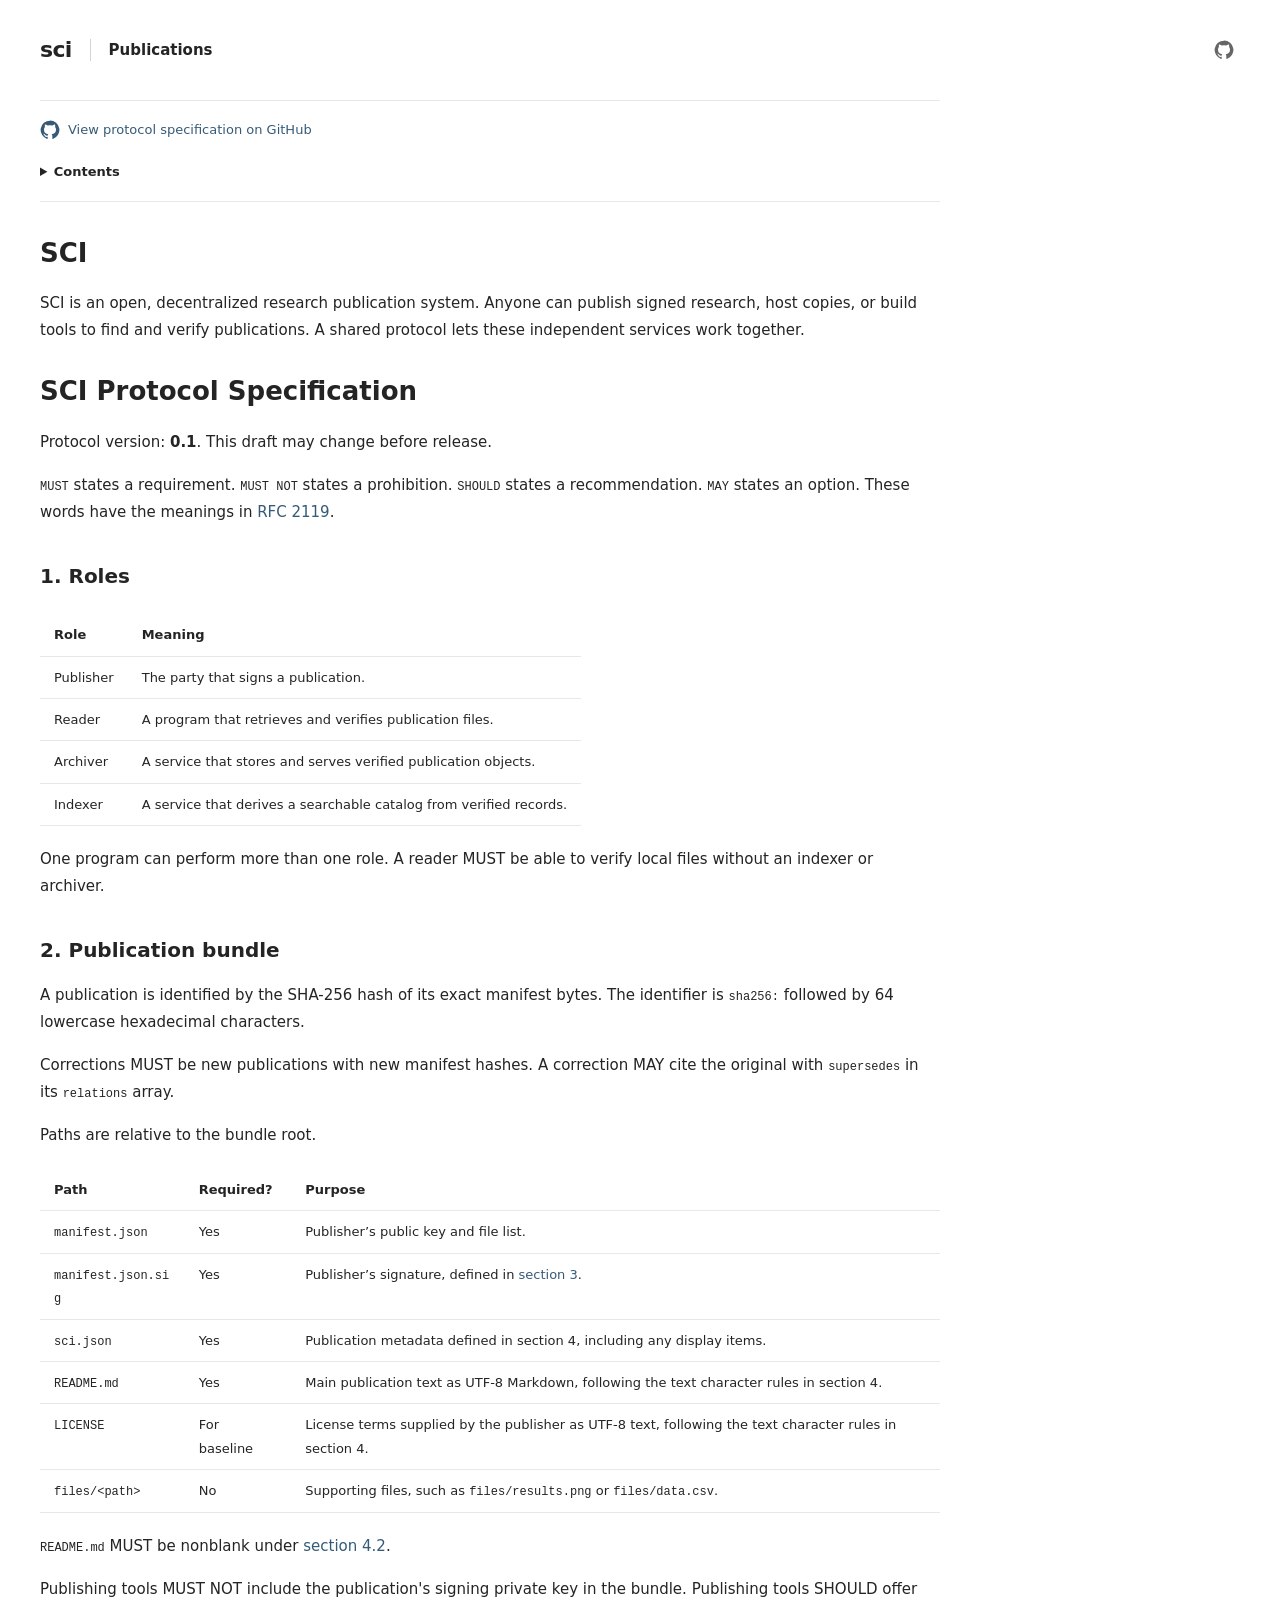
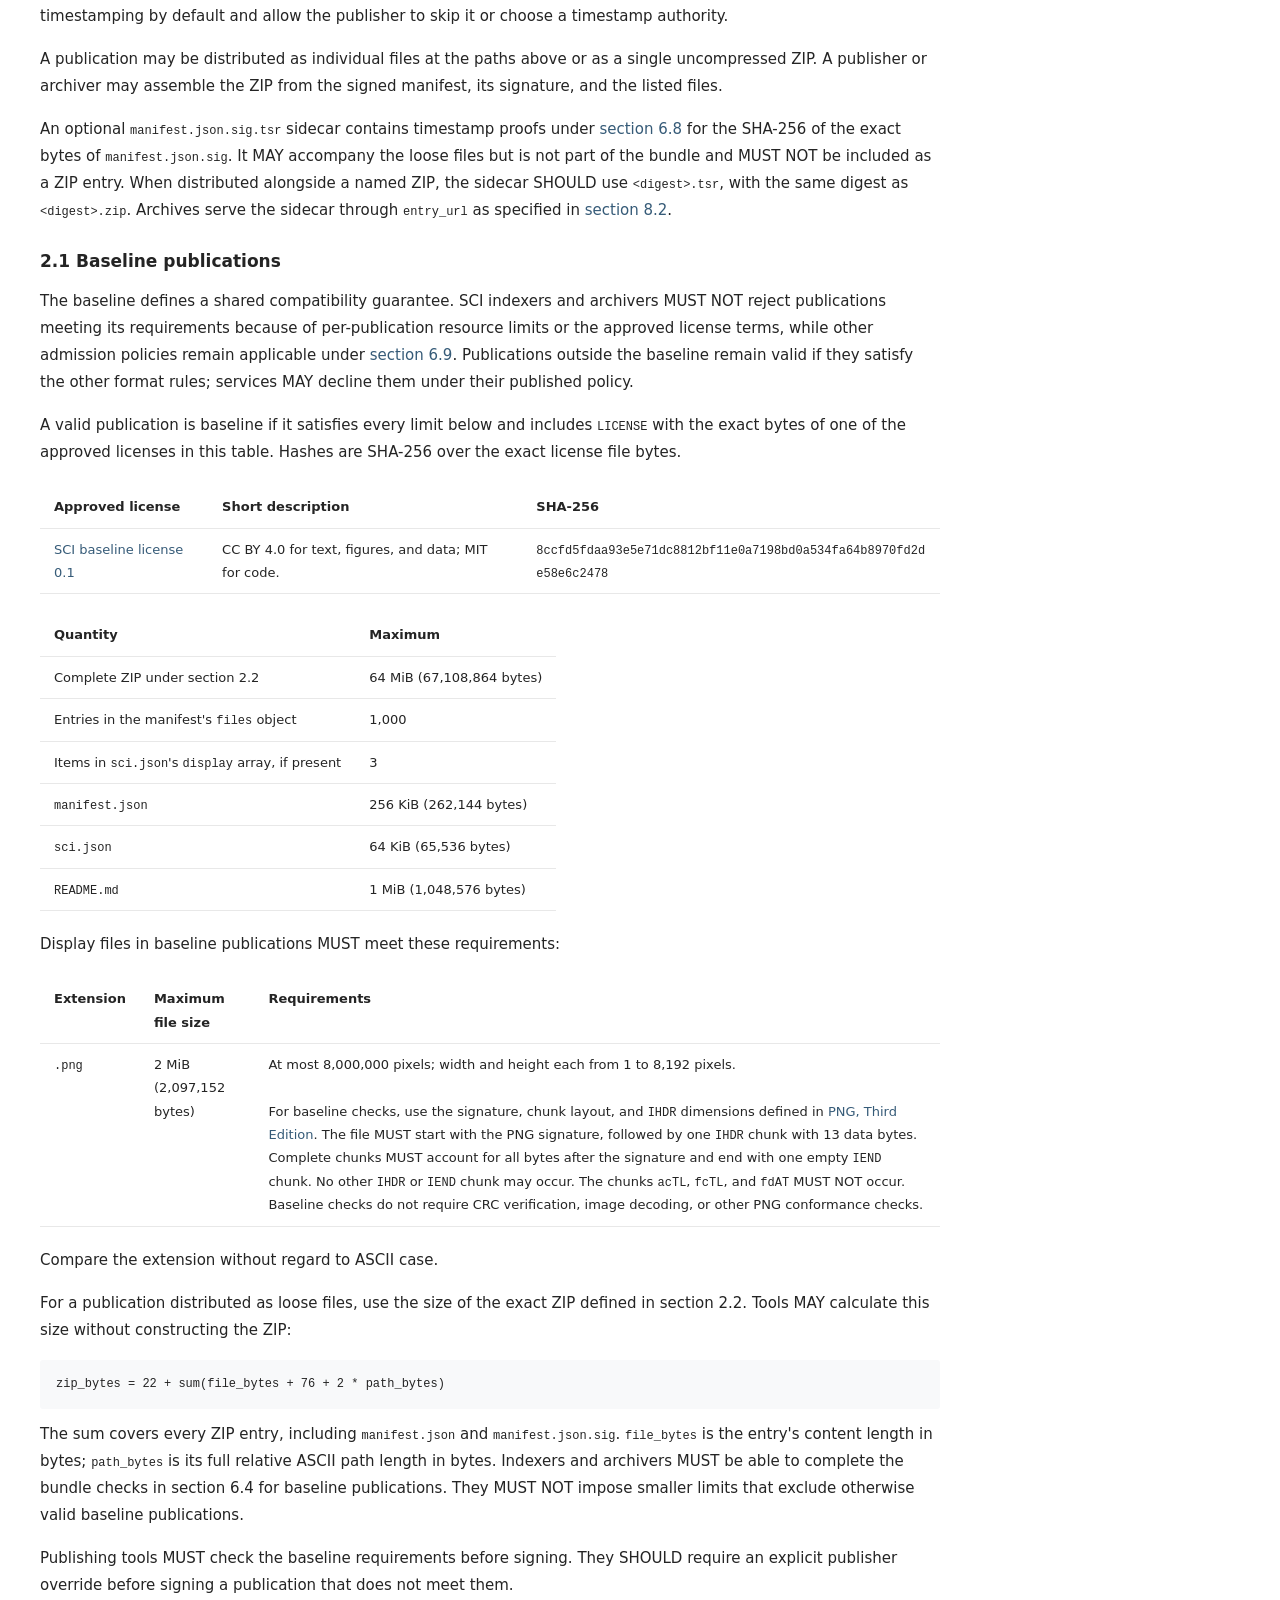
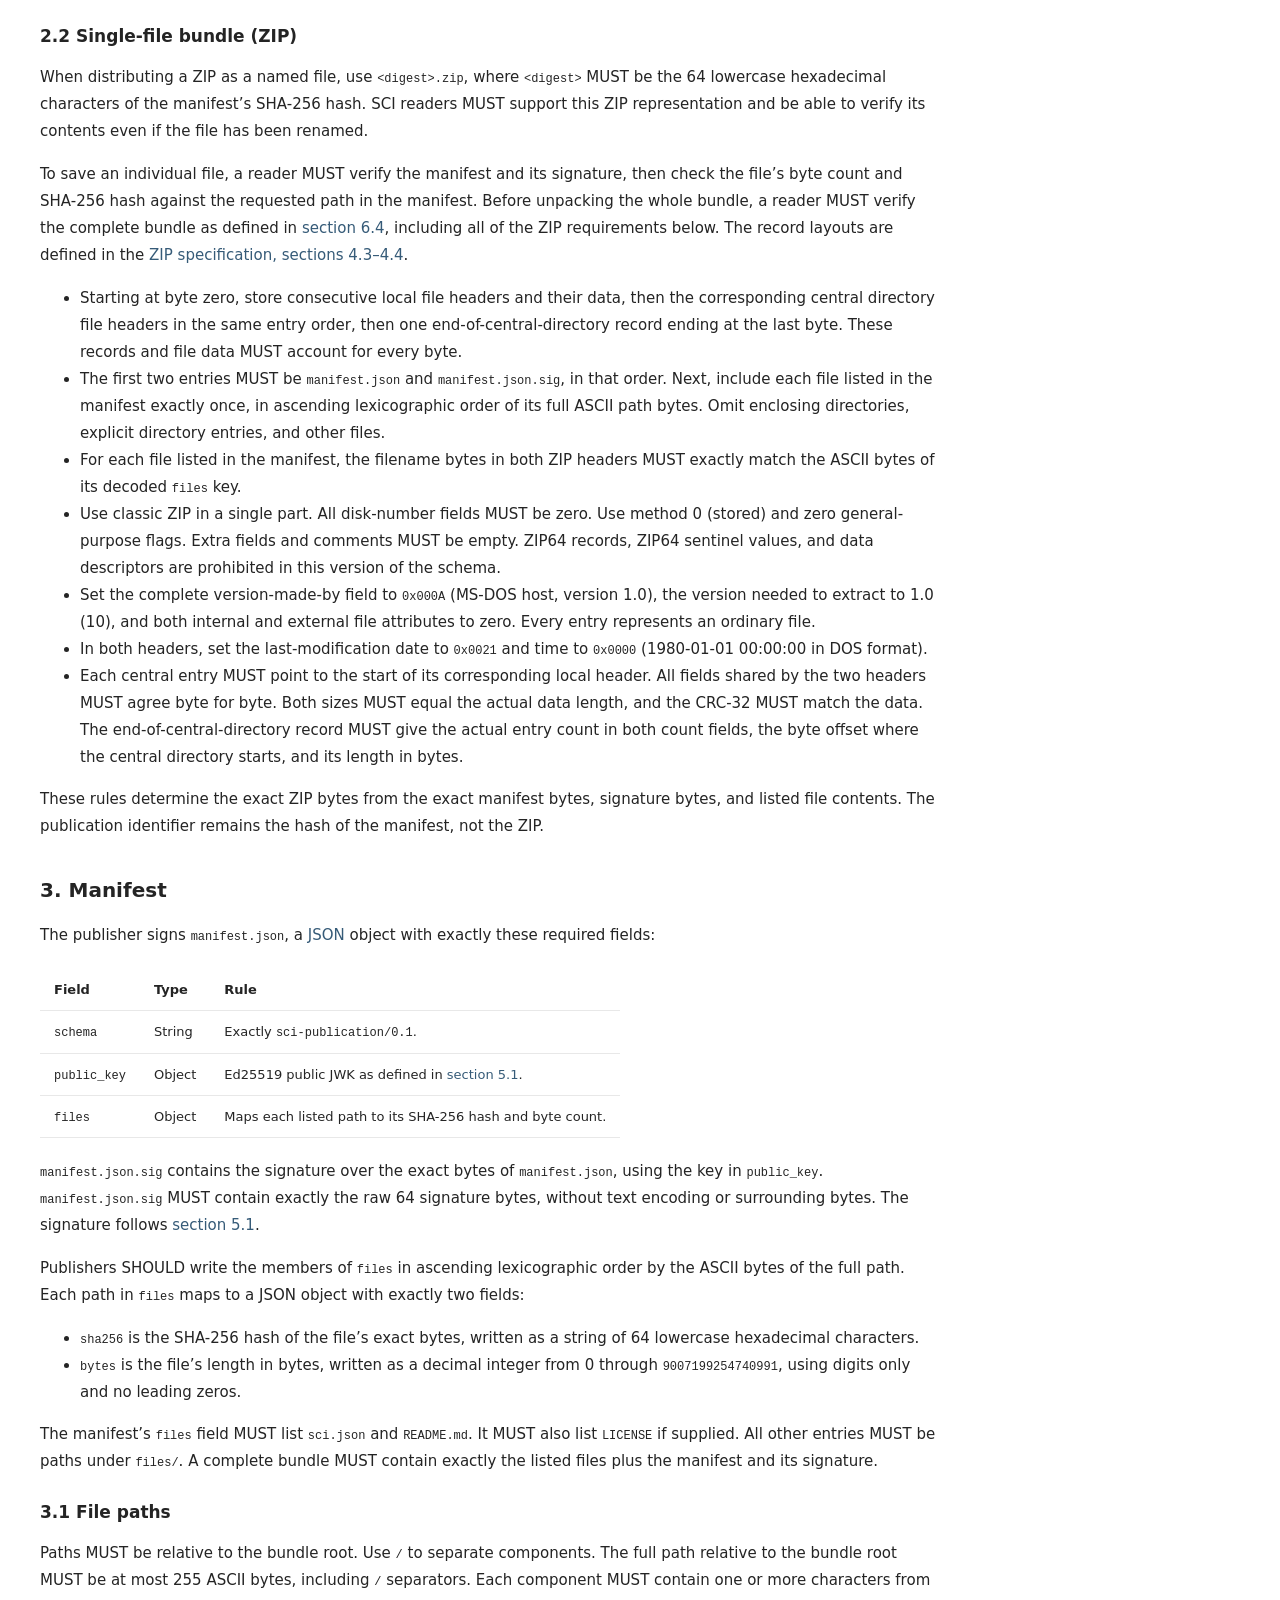
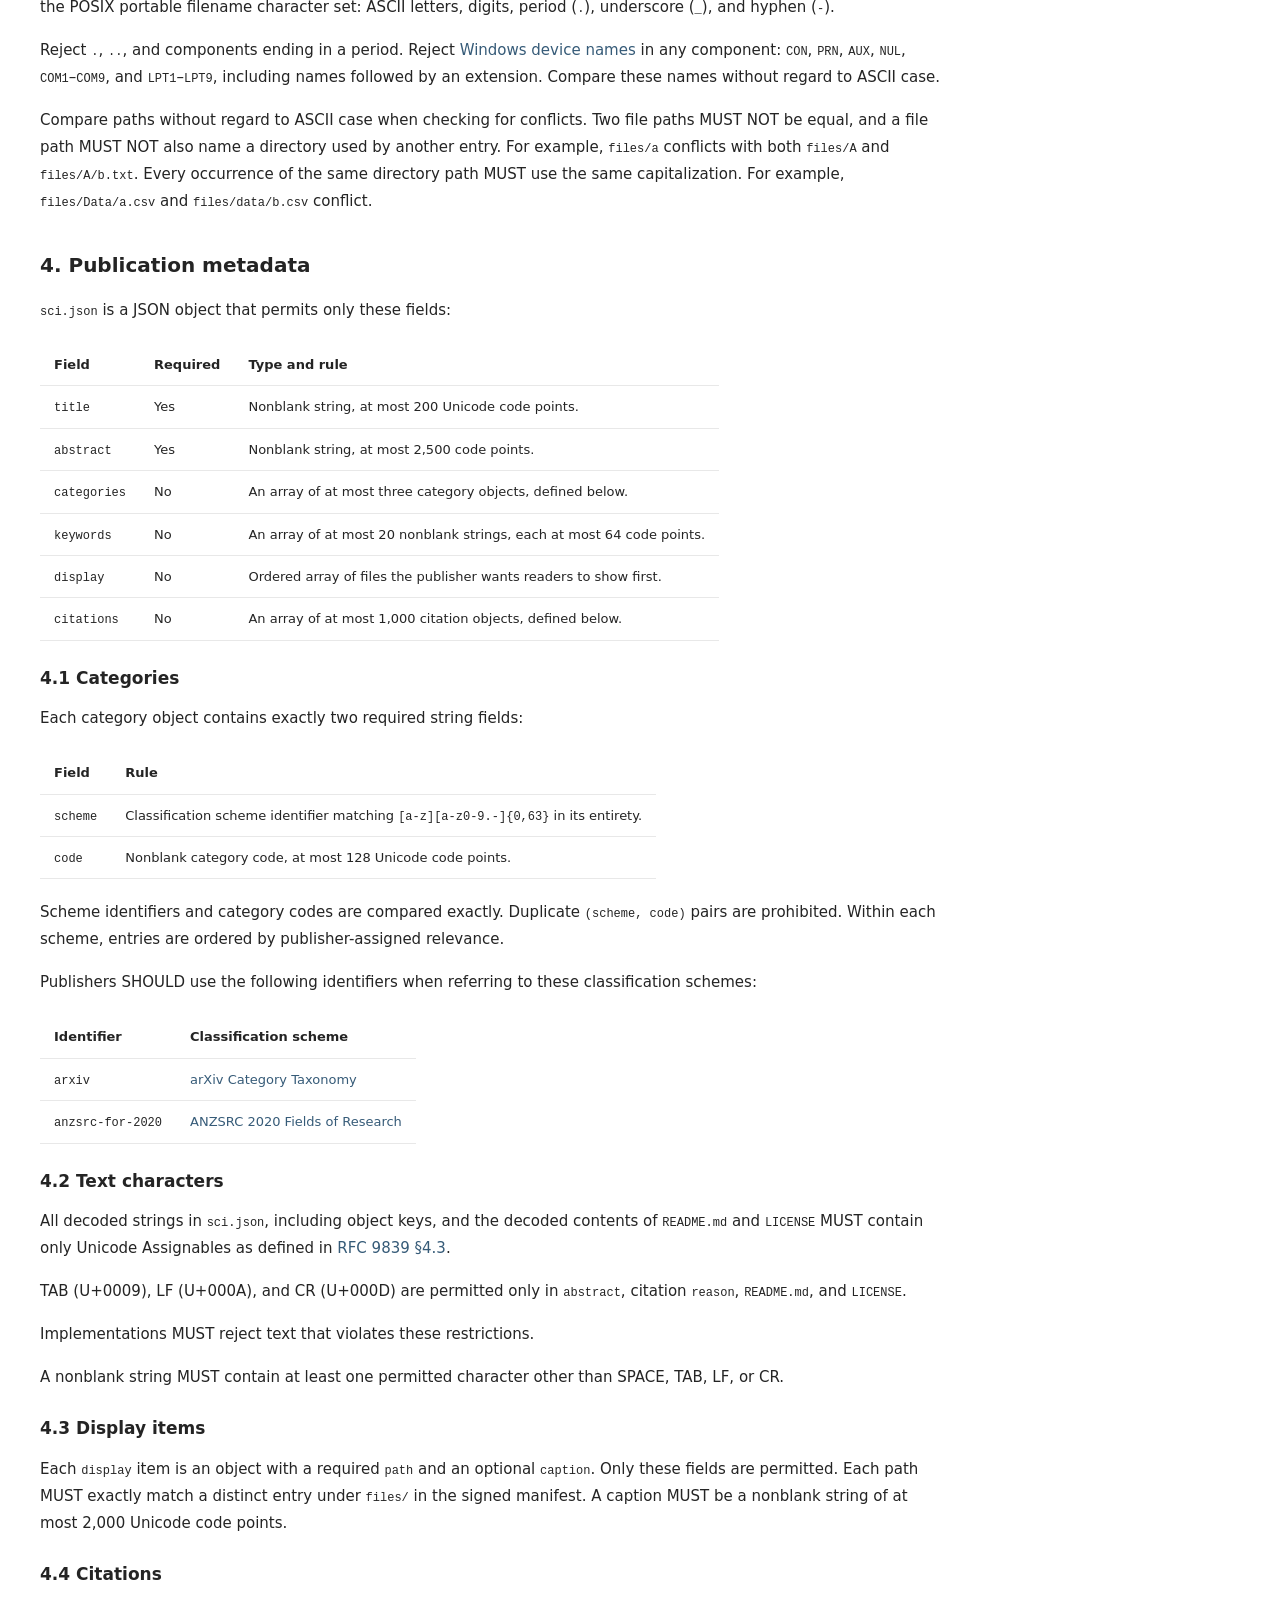
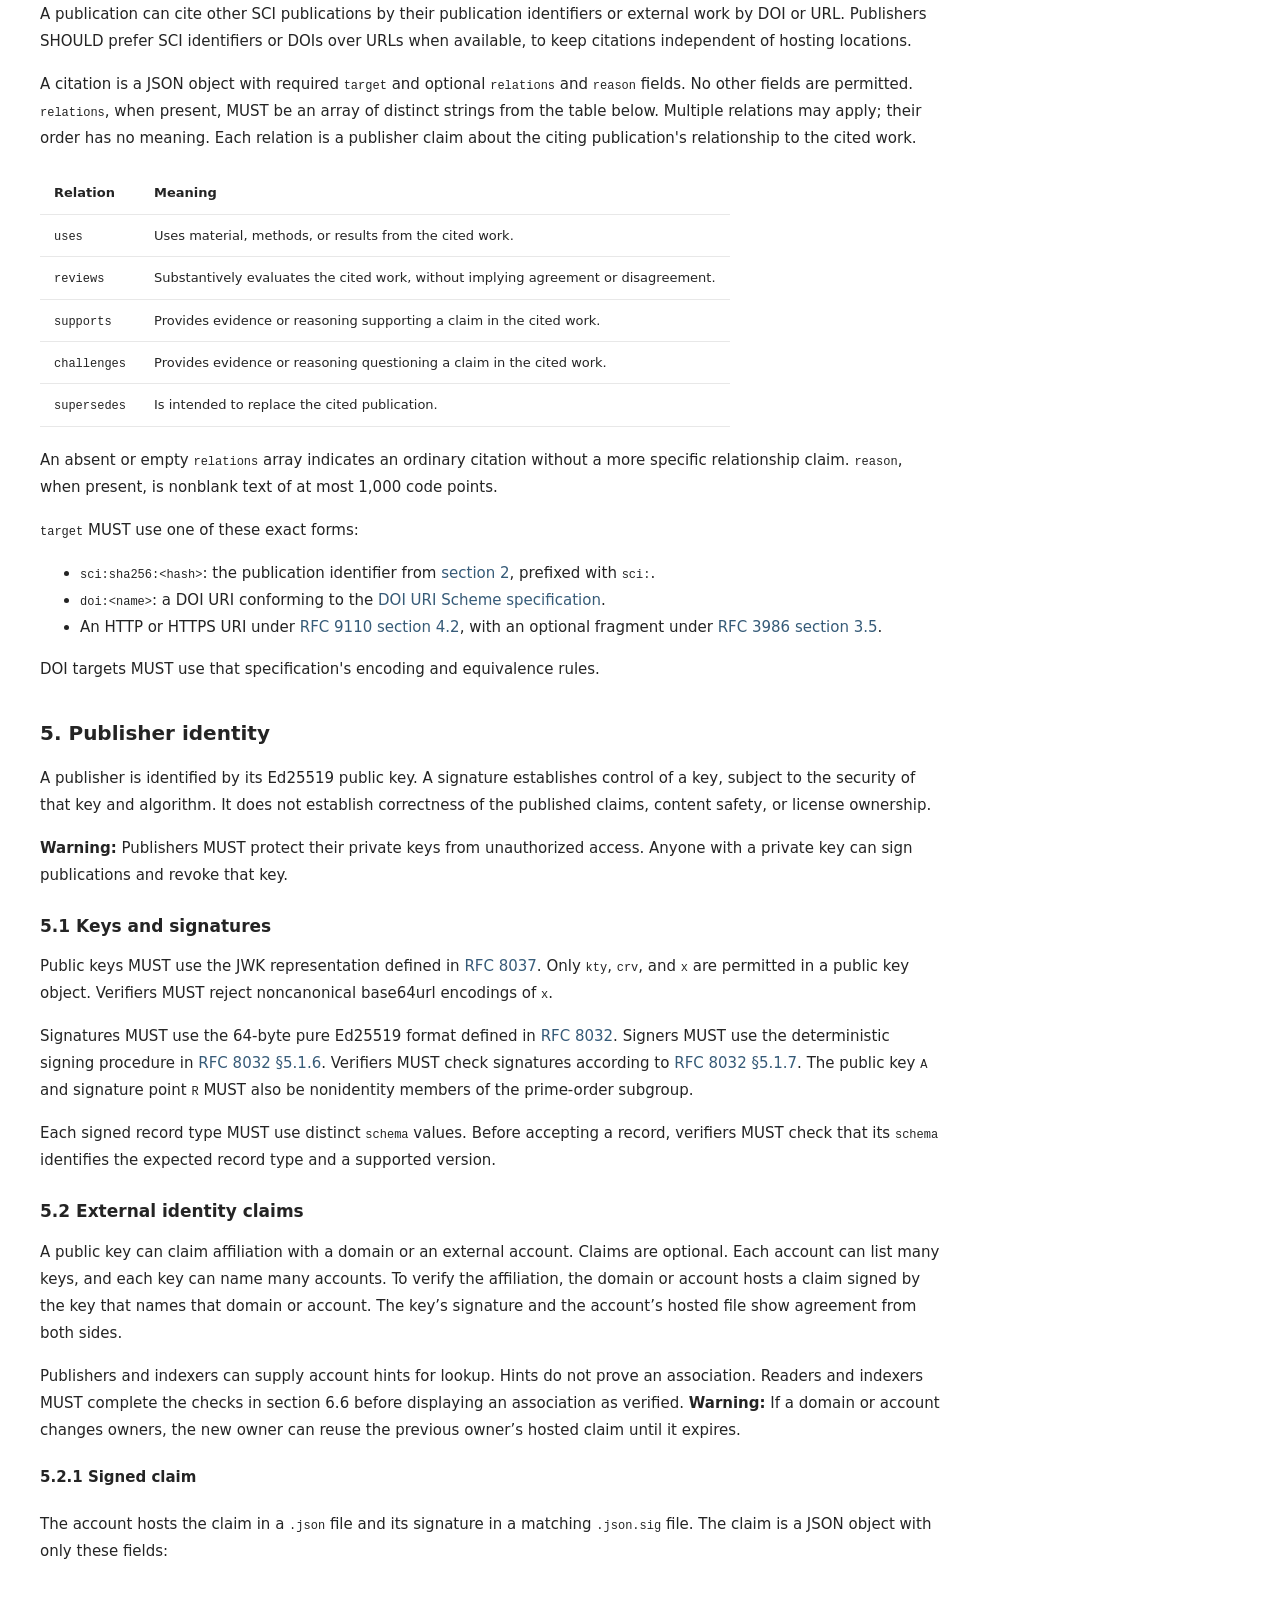
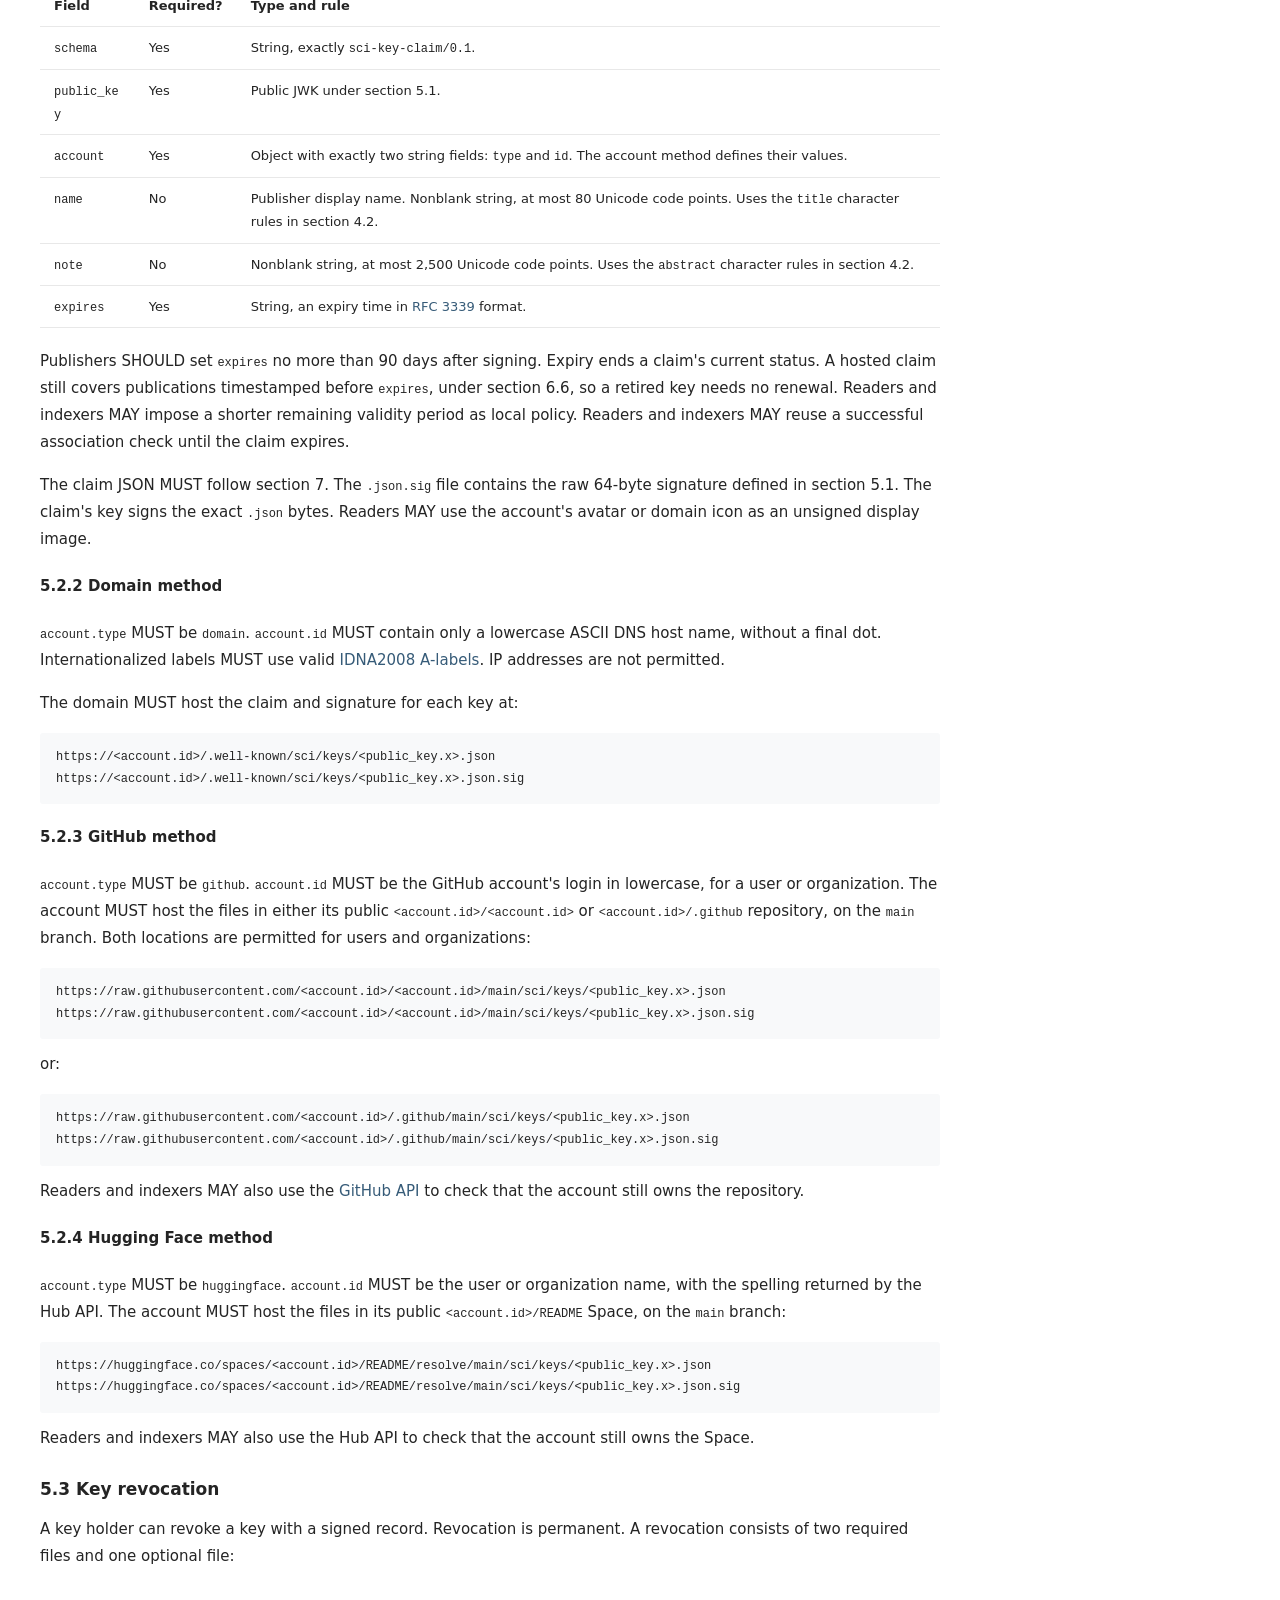
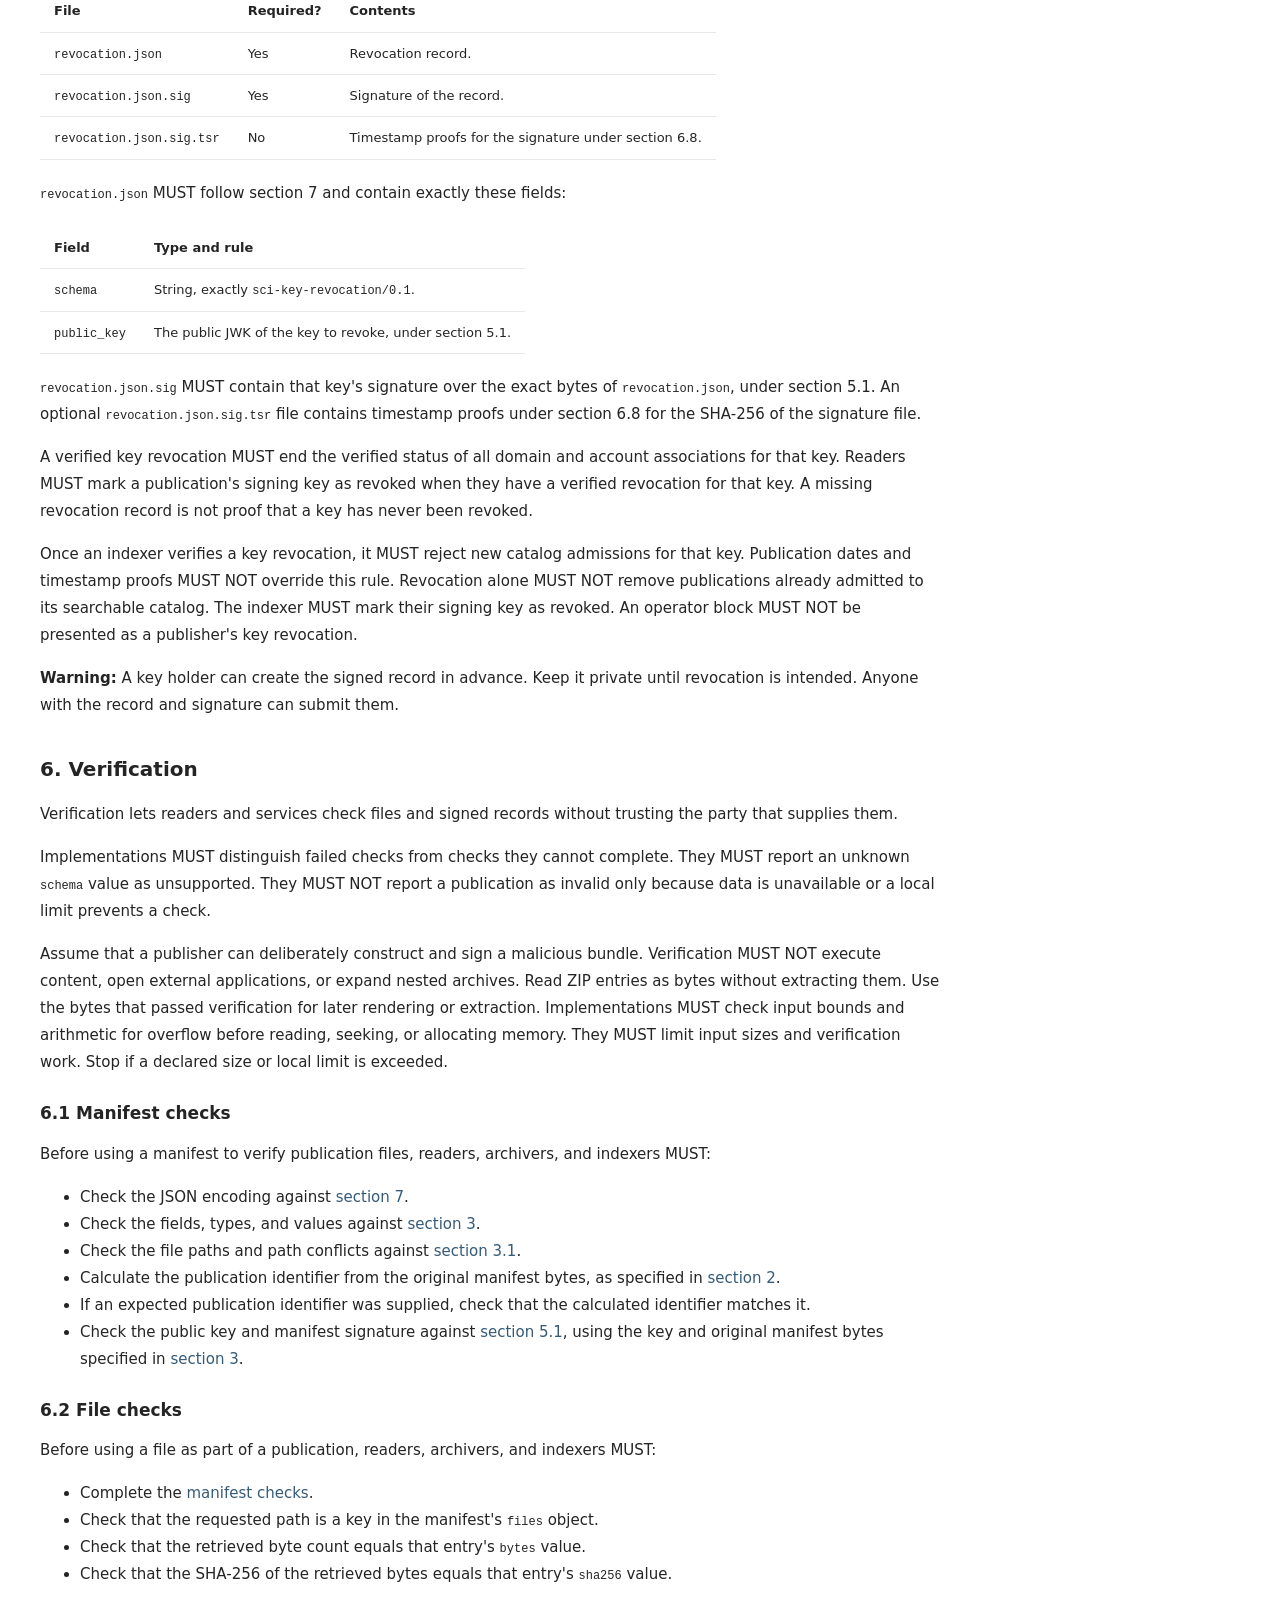
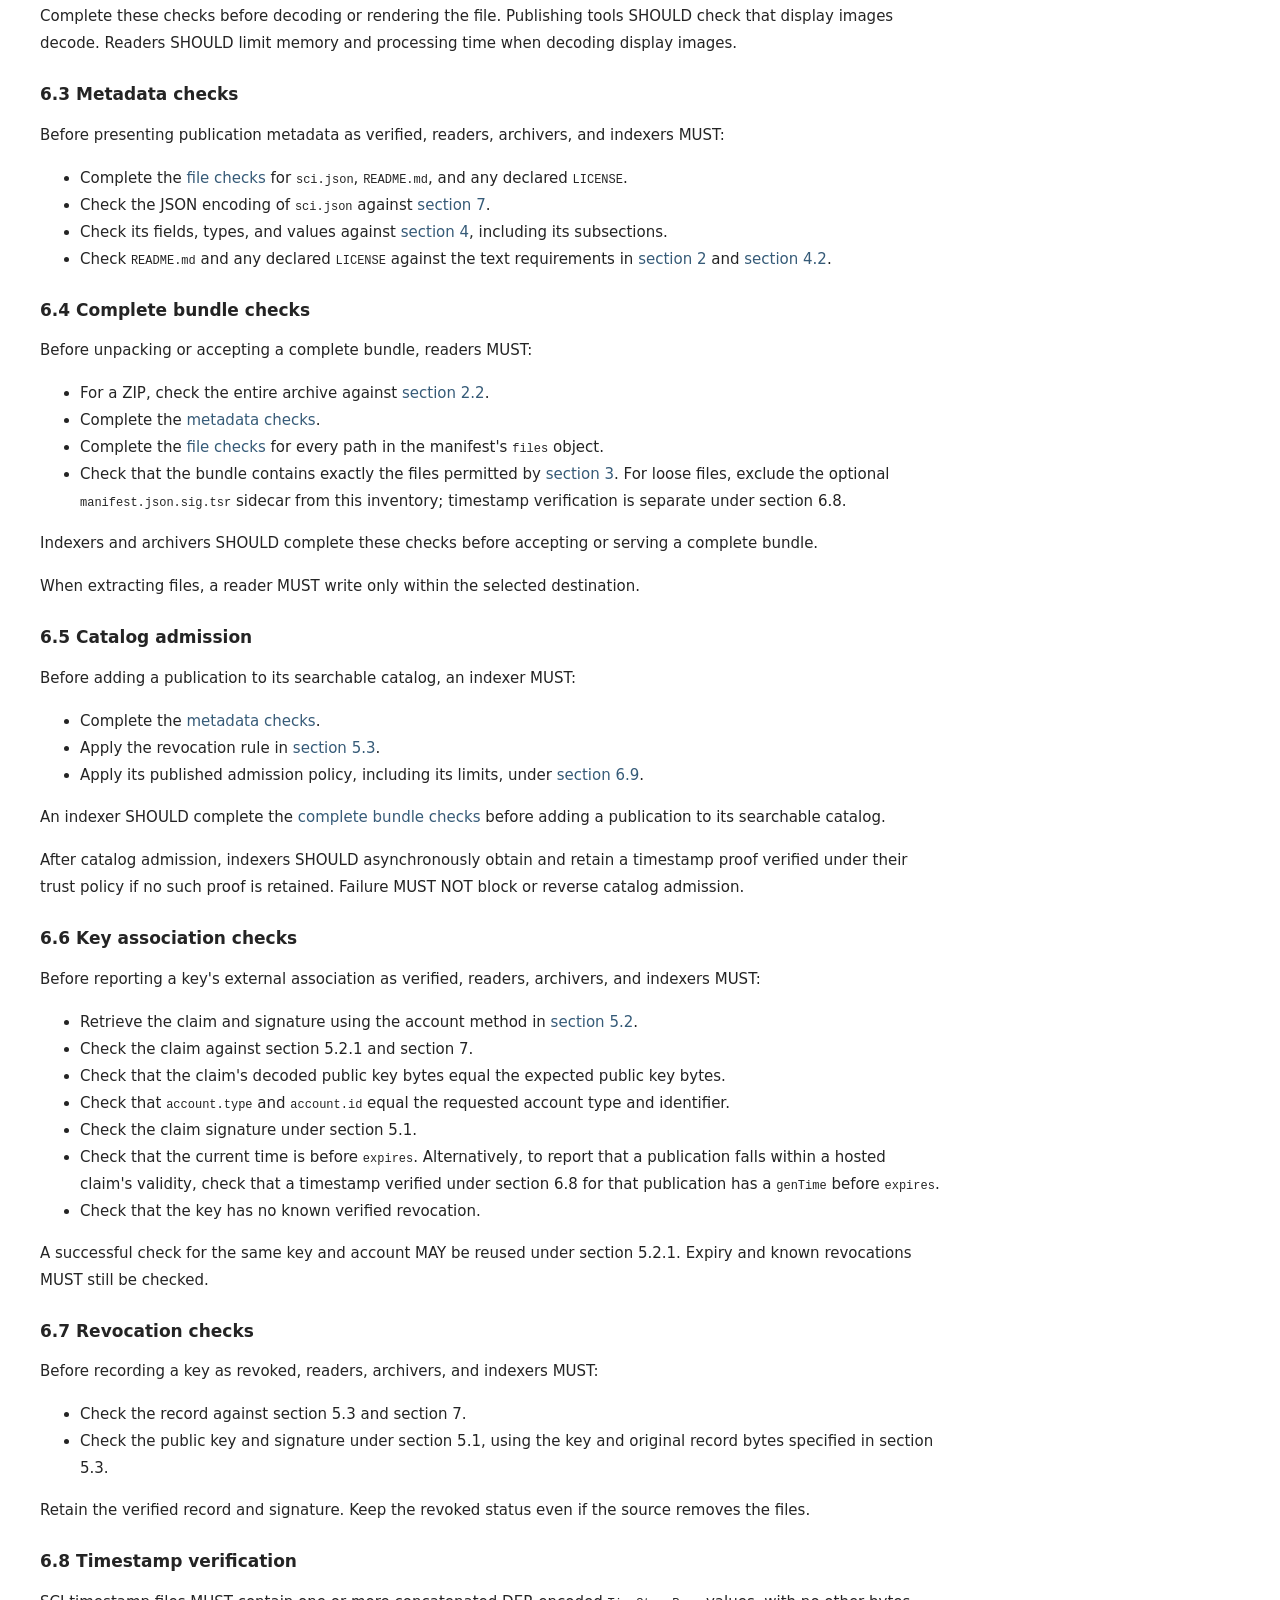
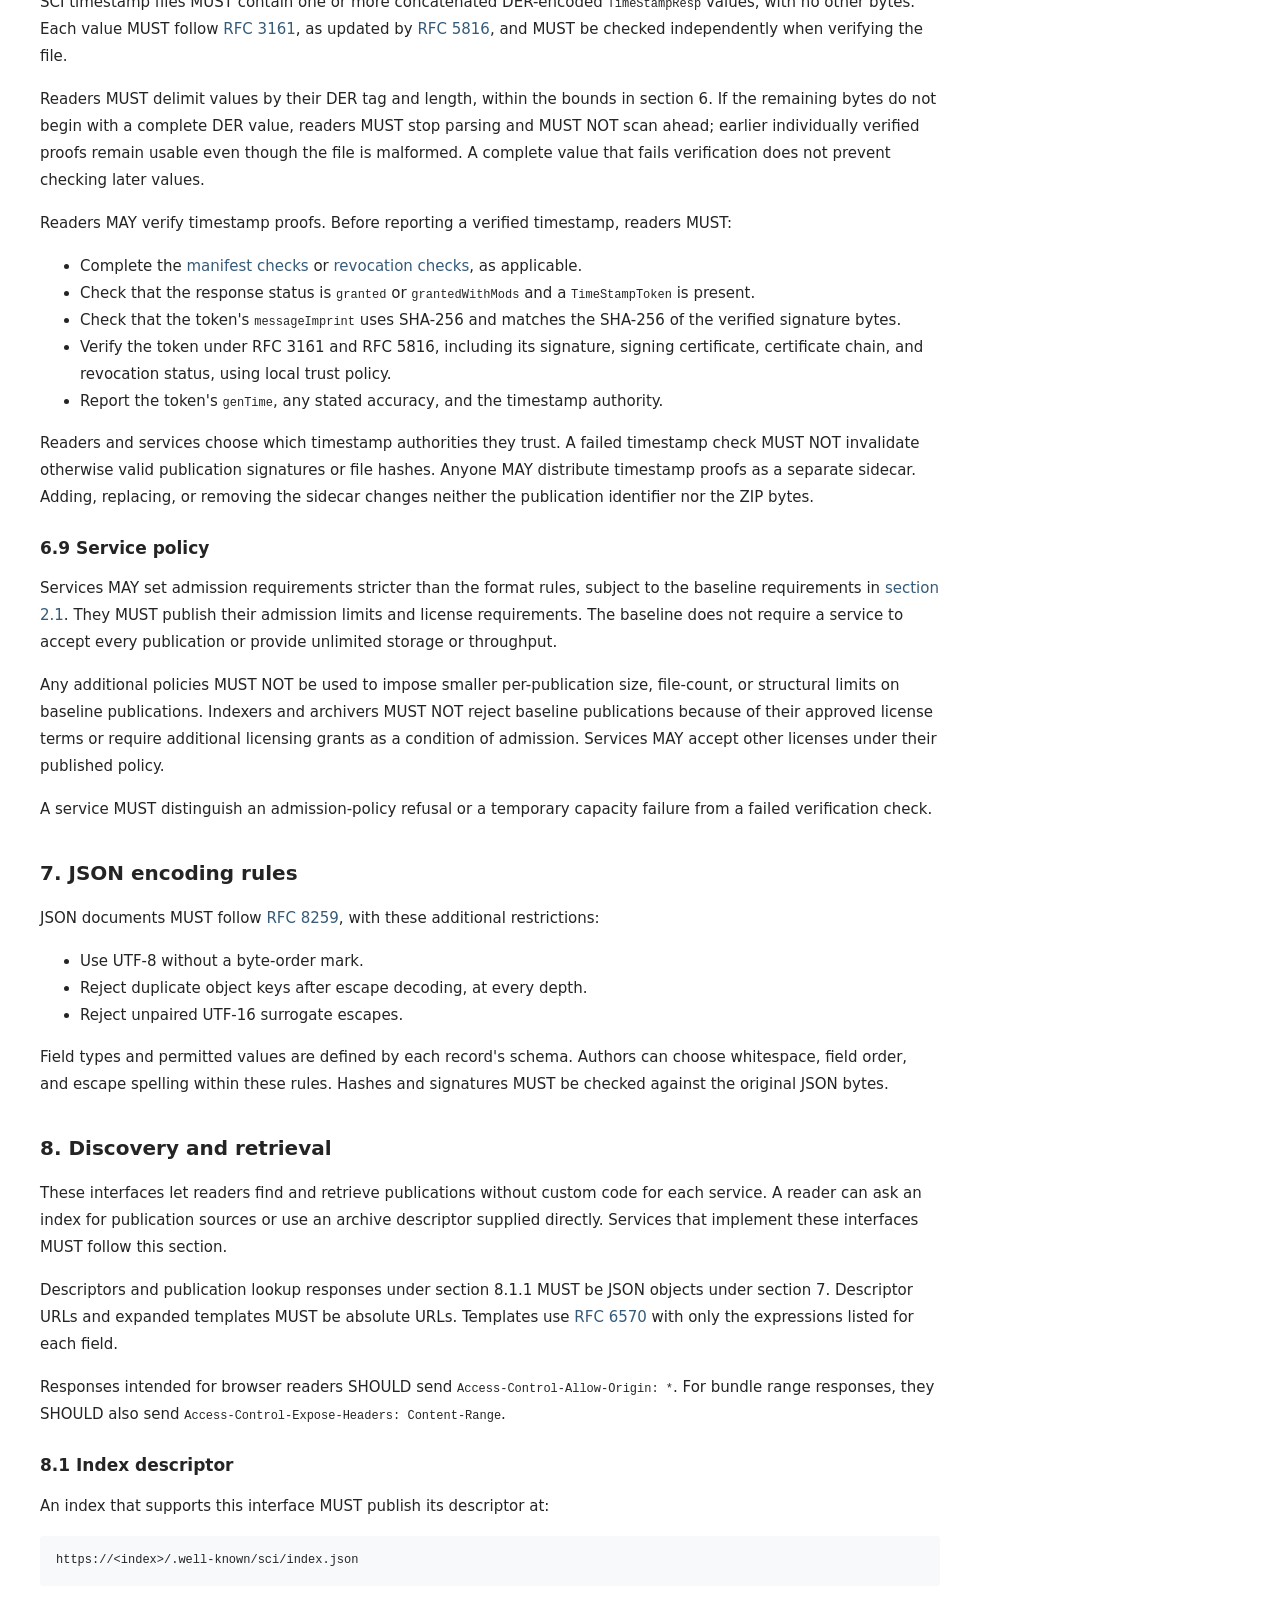
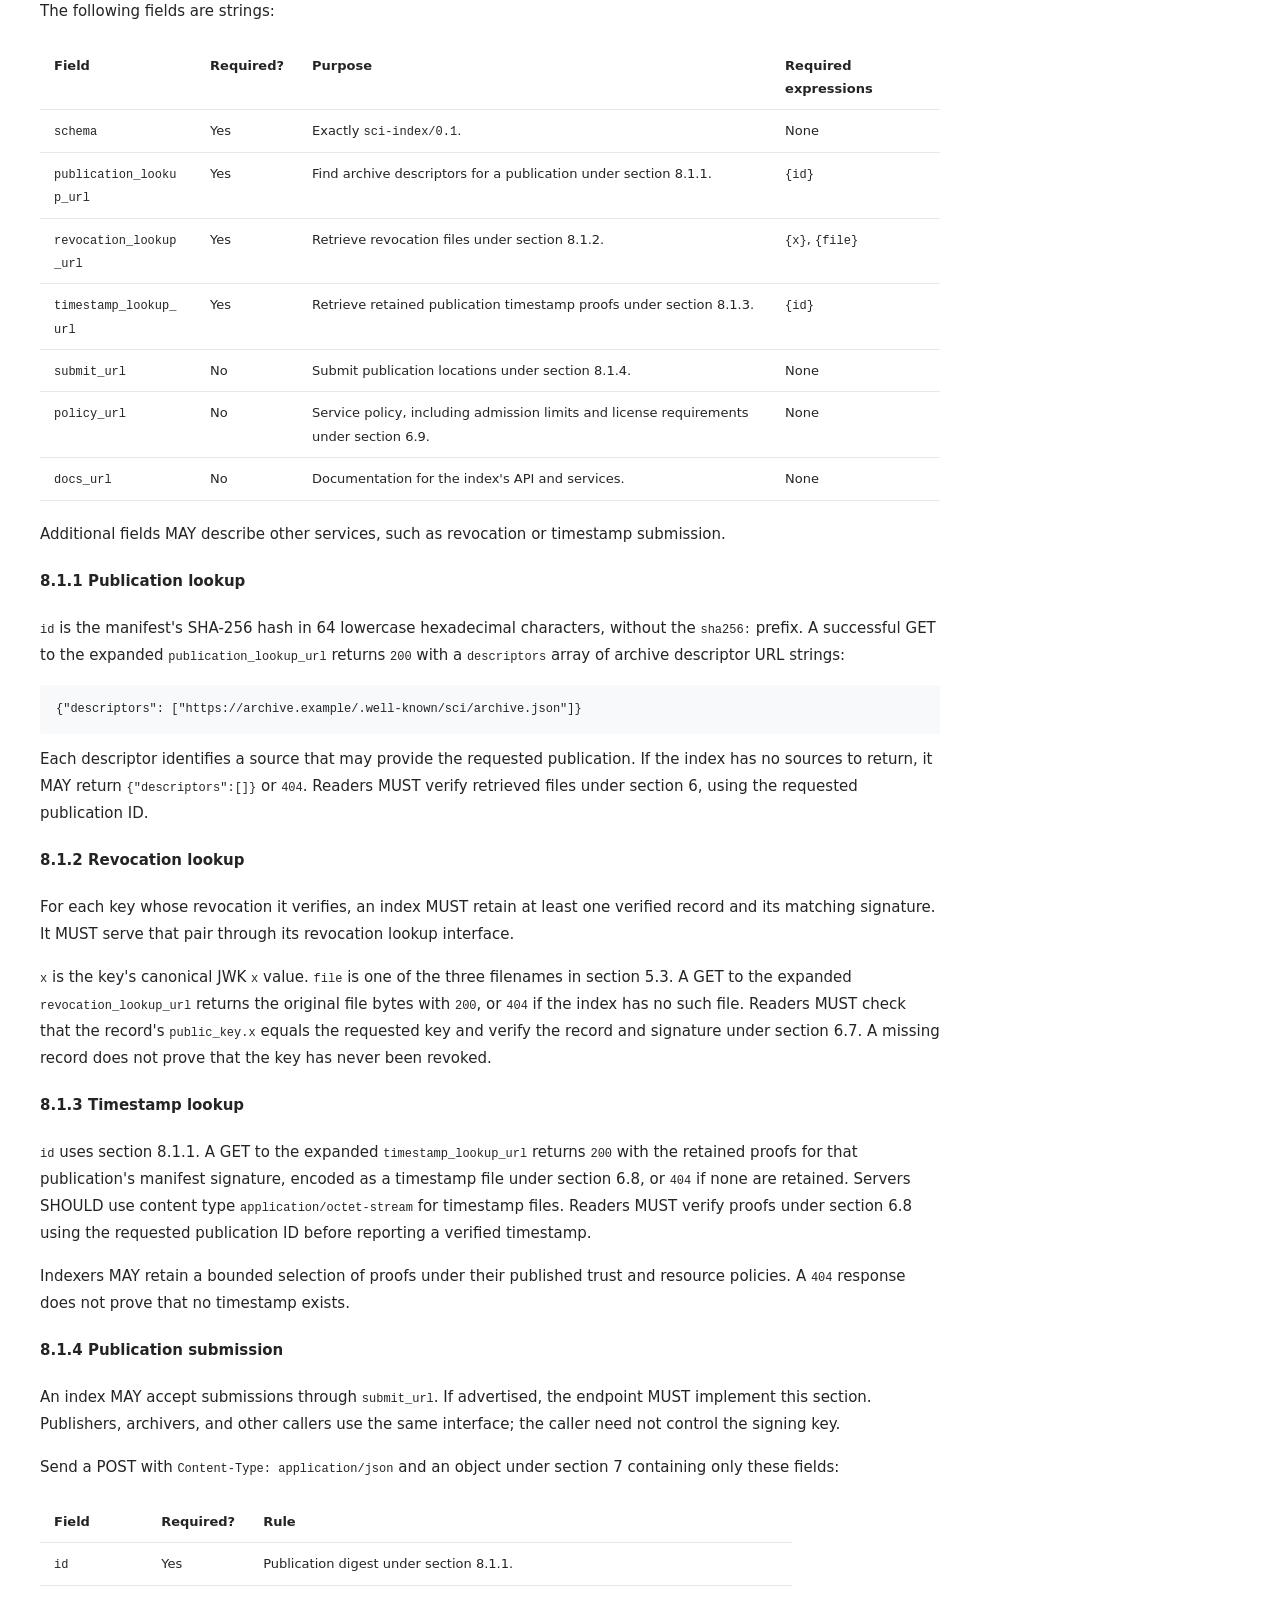
<file: web/protocol/index.html>
<!doctype html>
<html lang="en">
<head>
  <meta charset="utf-8">
  <meta name="viewport" content="width=device-width,initial-scale=1">
  <meta http-equiv="Content-Security-Policy" content="default-src 'none'; script-src 'none'; style-src 'self'; img-src 'self'; base-uri 'none'; object-src 'none'; form-action 'none'">
  <meta name="referrer" content="no-referrer">
  <meta name="description" content="The SCI protocol specification, with links to its pinned source on GitHub.">
  <title>SCI protocol · SCI</title>
  <link rel="stylesheet" href="../style.css">
  <link rel="stylesheet" href="./protocol.css">
</head>
<body data-page="protocol">
<a class="skip" href="#content">Skip to content</a>
<main>
  <header>
    <a class="brand" href="../" aria-label="SCI home">sci</a>
    <a class="header-title" href="../">Publications</a>
    <a class="github-link" href="https://github.com/azaho/sci" aria-label="SCI on GitHub" title="SCI on GitHub">
      <svg width="20" height="20" viewBox="0 0 24 24" fill="currentColor" aria-hidden="true"><path d="M12 .75a11.25 11.25 0 0 0-3.558 21.922c.563.104.768-.244.768-.542 0-.267-.01-.975-.015-1.914-3.13.68-3.791-1.508-3.791-1.508-.512-1.3-1.25-1.646-1.25-1.646-1.023-.7.078-.686.078-.686 1.13.08 1.725 1.16 1.725 1.16 1.005 1.723 2.638 1.225 3.28.937.102-.728.393-1.225.715-1.507-2.499-.284-5.126-1.25-5.126-5.565 0-1.23.44-2.234 1.16-3.022-.116-.284-.503-1.43.11-2.98 0 0 .945-.302 3.094 1.154a10.77 10.77 0 0 1 5.634 0c2.148-1.456 3.091-1.154 3.091-1.154.615 1.55.228 2.696.112 2.98.722.788 1.158 1.792 1.158 3.022 0 4.327-2.631 5.278-5.138 5.557.404.349.764 1.038.764 2.092 0 1.51-.014 2.728-.014 3.098 0 .3.203.651.774.54A11.25 11.25 0 0 0 12 .75Z"/></svg>
    </a>
  </header>
<article id="content" class="docs protocol">
<div class="protocol-source">
<a href="https://github.com/azaho/sci-dev/blob/e31745c09d7bda3c29b34058b6241f92a460d813/protocol/README.md"><svg width="20" height="20" viewBox="0 0 24 24" fill="currentColor" aria-hidden="true"><path d="M12 .75a11.25 11.25 0 0 0-3.558 21.922c.563.104.768-.244.768-.542 0-.267-.01-.975-.015-1.914-3.13.68-3.791-1.508-3.791-1.508-.512-1.3-1.25-1.646-1.25-1.646-1.023-.7.078-.686.078-.686 1.13.08 1.725 1.16 1.725 1.16 1.005 1.723 2.638 1.225 3.28.937.102-.728.393-1.225.715-1.507-2.499-.284-5.126-1.25-5.126-5.565 0-1.23.44-2.234 1.16-3.022-.116-.284-.503-1.43.11-2.98 0 0 .945-.302 3.094 1.154a10.77 10.77 0 0 1 5.634 0c2.148-1.456 3.091-1.154 3.091-1.154.615 1.55.228 2.696.112 2.98.722.788 1.158 1.792 1.158 3.022 0 4.327-2.631 5.278-5.138 5.557.404.349.764 1.038.764 2.092 0 1.51-.014 2.728-.014 3.098 0 .3.203.651.774.54A11.25 11.25 0 0 0 12 .75Z"/></svg><span>View protocol specification on GitHub</span></a>
<nav class="protocol-contents" aria-label="Protocol table of contents">
<details>
<summary>Contents</summary>
<ol><li><a href="#1-roles">1. Roles</a></li><li><a href="#2-publication-bundle">2. Publication bundle</a><ol><li><a href="#21-baseline-publications">2.1 Baseline publications</a></li><li><a href="#22-single-file-bundle-zip">2.2 Single-file bundle (ZIP)</a></li></ol></li><li><a href="#3-manifest">3. Manifest</a><ol><li><a href="#31-file-paths">3.1 File paths</a></li></ol></li><li><a href="#4-publication-metadata">4. Publication metadata</a><ol><li><a href="#41-categories">4.1 Categories</a></li><li><a href="#42-text-characters">4.2 Text characters</a></li><li><a href="#43-display-items">4.3 Display items</a></li><li><a href="#44-citations">4.4 Citations</a></li></ol></li><li><a href="#5-publisher-identity">5. Publisher identity</a><ol><li><a href="#51-keys-and-signatures">5.1 Keys and signatures</a></li><li><a href="#52-external-identity-claims">5.2 External identity claims</a><ol><li><a href="#521-signed-claim">5.2.1 Signed claim</a></li><li><a href="#522-domain-method">5.2.2 Domain method</a></li><li><a href="#523-github-method">5.2.3 GitHub method</a></li><li><a href="#524-hugging-face-method">5.2.4 Hugging Face method</a></li></ol></li><li><a href="#53-key-revocation">5.3 Key revocation</a></li></ol></li><li><a href="#6-verification">6. Verification</a><ol><li><a href="#61-manifest-checks">6.1 Manifest checks</a></li><li><a href="#62-file-checks">6.2 File checks</a></li><li><a href="#63-metadata-checks">6.3 Metadata checks</a></li><li><a href="#64-complete-bundle-checks">6.4 Complete bundle checks</a></li><li><a href="#65-catalog-admission">6.5 Catalog admission</a></li><li><a href="#66-key-association-checks">6.6 Key association checks</a></li><li><a href="#67-revocation-checks">6.7 Revocation checks</a></li><li><a href="#68-timestamp-verification">6.8 Timestamp verification</a></li><li><a href="#69-service-policy">6.9 Service policy</a></li></ol></li><li><a href="#7-json-encoding-rules">7. JSON encoding rules</a></li><li><a href="#8-discovery-and-retrieval">8. Discovery and retrieval</a><ol><li><a href="#81-index-descriptor">8.1 Index descriptor</a><ol><li><a href="#811-publication-lookup">8.1.1 Publication lookup</a></li><li><a href="#812-revocation-lookup">8.1.2 Revocation lookup</a></li><li><a href="#813-timestamp-lookup">8.1.3 Timestamp lookup</a></li><li><a href="#814-publication-submission">8.1.4 Publication submission</a></li></ol></li><li><a href="#82-archive-descriptor">8.2 Archive descriptor</a><ol><li><a href="#821-descriptor-discovery">8.2.1 Descriptor discovery</a></li></ol></li></ol></li><li><a href="#acknowledgements">Acknowledgements</a></li><li><a href="#changelog">Changelog</a><ol><li><a href="#01-draft--2026-11-06">0.1 (draft) — 2026-11-06</a></li></ol></li></ol>
</details>
</nav>
</div>
<div class="readme"><h1 id="sci">SCI</h1>
<p>SCI is an open, decentralized research publication system. Anyone can publish signed research, host copies, or build tools to find and verify publications. A shared protocol lets these independent services work together.</p>
<h1 id="sci-protocol-specification">SCI Protocol Specification</h1>
<p>Protocol version: <strong>0.1</strong>. This draft may change before release.</p>
<p><code>MUST</code> states a requirement. <code>MUST NOT</code> states a prohibition.
<code>SHOULD</code> states a recommendation. <code>MAY</code> states an option.
These words have the meanings in <a href="https://www.rfc-editor.org/rfc/rfc2119.html">RFC 2119</a>.</p>
<h2 id="1-roles">1. Roles</h2>
<table>
<thead>
<tr>
<th>Role</th>
<th>Meaning</th>
</tr>
</thead>
<tbody>
<tr>
<td>Publisher</td>
<td>The party that signs a publication.</td>
</tr>
<tr>
<td>Reader</td>
<td>A program that retrieves and verifies publication files.</td>
</tr>
<tr>
<td>Archiver</td>
<td>A service that stores and serves verified publication objects.</td>
</tr>
<tr>
<td>Indexer</td>
<td>A service that derives a searchable catalog from verified records.</td>
</tr>
</tbody>
</table>
<p>One program can perform more than one role.
A reader MUST be able to verify local files without an indexer or archiver.</p>
<h2 id="2-publication-bundle">2. Publication bundle</h2>
<p>A publication is identified by the SHA-256 hash of its exact manifest bytes.
The identifier is <code>sha256:</code> followed by 64 lowercase hexadecimal characters.</p>
<p>Corrections MUST be new publications with new manifest hashes.
A correction MAY cite the original with <code>supersedes</code> in its <code>relations</code> array.</p>
<p>Paths are relative to the bundle root.</p>
<table>
<thead>
<tr>
<th>Path</th>
<th>Required?</th>
<th>Purpose</th>
</tr>
</thead>
<tbody>
<tr>
<td><code>manifest.json</code></td>
<td>Yes</td>
<td>Publisher’s public key and file list.</td>
</tr>
<tr>
<td><code>manifest.json.sig</code></td>
<td>Yes</td>
<td>Publisher’s signature, defined in <a href="#3-manifest">section 3</a>.</td>
</tr>
<tr>
<td><code>sci.json</code></td>
<td>Yes</td>
<td>Publication metadata defined in section 4, including any display items.</td>
</tr>
<tr>
<td><code>README.md</code></td>
<td>Yes</td>
<td>Main publication text as UTF-8 Markdown, following the text character rules in section 4.</td>
</tr>
<tr>
<td><code>LICENSE</code></td>
<td>For baseline</td>
<td>License terms supplied by the publisher as UTF-8 text, following the text character rules in section 4.</td>
</tr>
<tr>
<td><code>files/&lt;path&gt;</code></td>
<td>No</td>
<td>Supporting files, such as <code>files/results.png</code> or <code>files/data.csv</code>.</td>
</tr>
</tbody>
</table>
<p><code>README.md</code> MUST be nonblank under <a href="#42-text-characters">section 4.2</a>.</p>
<p>Publishing tools MUST NOT include the publication's signing private key in the bundle.
Publishing tools SHOULD offer timestamping by default and allow the publisher to skip it or choose a timestamp authority.</p>
<p>A publication may be distributed as individual files at the paths above or as a single uncompressed ZIP. A publisher or archiver may assemble the ZIP from the signed manifest, its signature, and the listed files.</p>
<p>An optional <code>manifest.json.sig.tsr</code> sidecar contains timestamp proofs under <a href="#68-timestamp-verification">section 6.8</a> for the SHA-256 of the exact bytes of <code>manifest.json.sig</code>. It MAY accompany the loose files but is not part of the bundle and MUST NOT be included as a ZIP entry. When distributed alongside a named ZIP, the sidecar SHOULD use <code>&lt;digest&gt;.tsr</code>, with the same digest as <code>&lt;digest&gt;.zip</code>. Archives serve the sidecar through <code>entry_url</code> as specified in <a href="#82-archive-descriptor">section 8.2</a>.</p>
<h3 id="21-baseline-publications">2.1 Baseline publications</h3>
<p>The baseline defines a shared compatibility guarantee. SCI indexers and archivers MUST NOT reject publications meeting its requirements because of per-publication resource limits or the approved license terms, while other admission policies remain applicable under <a href="#69-service-policy">section 6.9</a>. Publications outside the baseline remain valid if they satisfy the other format rules; services MAY decline them under their published policy.</p>
<p>A valid publication is baseline if it satisfies every limit below and includes <code>LICENSE</code> with the exact bytes of one of the approved licenses in this table. Hashes are SHA-256 over the exact license file bytes.</p>
<table>
<thead>
<tr>
<th>Approved license</th>
<th>Short description</th>
<th>SHA-256</th>
</tr>
</thead>
<tbody>
<tr>
<td><a href="https://github.com/azaho/sci-dev/blob/e31745c09d7bda3c29b34058b6241f92a460d813/protocol/sci-baseline-LICENSE.txt">SCI baseline license 0.1</a></td>
<td>CC BY 4.0 for text, figures, and data; MIT for code.</td>
<td><code>8ccfd5fdaa93e5e71dc8812bf11e0a7198bd0a534fa64b8970fd2de58e6c2478</code></td>
</tr>
</tbody>
</table>
<table>
<thead>
<tr>
<th>Quantity</th>
<th>Maximum</th>
</tr>
</thead>
<tbody>
<tr>
<td>Complete ZIP under section 2.2</td>
<td>64 MiB (67,108,864 bytes)</td>
</tr>
<tr>
<td>Entries in the manifest's <code>files</code> object</td>
<td>1,000</td>
</tr>
<tr>
<td>Items in <code>sci.json</code>'s <code>display</code> array, if present</td>
<td>3</td>
</tr>
<tr>
<td><code>manifest.json</code></td>
<td>256 KiB (262,144 bytes)</td>
</tr>
<tr>
<td><code>sci.json</code></td>
<td>64 KiB (65,536 bytes)</td>
</tr>
<tr>
<td><code>README.md</code></td>
<td>1 MiB (1,048,576 bytes)</td>
</tr>
</tbody>
</table>
<p>Display files in baseline publications MUST meet these requirements:</p>
<table>
<thead>
<tr>
<th>Extension</th>
<th>Maximum file size</th>
<th>Requirements</th>
</tr>
</thead>
<tbody>
<tr>
<td><code>.png</code></td>
<td>2 MiB (2,097,152 bytes)</td>
<td>At most 8,000,000 pixels; width and height each from 1 to 8,192 pixels.<br><br>For baseline checks, use the signature, chunk layout, and <code>IHDR</code> dimensions defined in <a href="https://www.w3.org/TR/2025/REC-png-3-20250624/">PNG, Third Edition</a>. The file MUST start with the PNG signature, followed by one <code>IHDR</code> chunk with 13 data bytes. Complete chunks MUST account for all bytes after the signature and end with one empty <code>IEND</code> chunk. No other <code>IHDR</code> or <code>IEND</code> chunk may occur. The chunks <code>acTL</code>, <code>fcTL</code>, and <code>fdAT</code> MUST NOT occur. Baseline checks do not require CRC verification, image decoding, or other PNG conformance checks.</td>
</tr>
</tbody>
</table>
<p>Compare the extension without regard to ASCII case.</p>
<p>For a publication distributed as loose files, use the size of the exact ZIP defined in section 2.2. Tools MAY calculate this size without constructing the ZIP:</p>
<pre><code class="language-text">zip_bytes = 22 + sum(file_bytes + 76 + 2 * path_bytes)
</code></pre>
<p>The sum covers every ZIP entry, including <code>manifest.json</code> and <code>manifest.json.sig</code>. <code>file_bytes</code> is the entry's content length in bytes; <code>path_bytes</code> is its full relative ASCII path length in bytes.
Indexers and archivers MUST be able to complete the bundle checks in section 6.4 for baseline publications. They MUST NOT impose smaller limits that exclude otherwise valid baseline publications.</p>
<p>Publishing tools MUST check the baseline requirements before signing. They SHOULD require an explicit publisher override before signing a publication that does not meet them.</p>
<h3 id="22-single-file-bundle-zip">2.2 Single-file bundle (ZIP)</h3>
<p>When distributing a ZIP as a named file, use <code>&lt;digest&gt;.zip</code>, where <code>&lt;digest&gt;</code> MUST be the 64 lowercase hexadecimal characters of the manifest’s SHA-256 hash.
SCI readers MUST support this ZIP representation and be able to verify its contents even if the file has been renamed.</p>
<p>To save an individual file, a reader MUST verify the manifest and its signature, then check the file’s byte count and SHA-256 hash against the requested path in the manifest.
Before unpacking the whole bundle, a reader MUST verify the complete bundle as defined in <a href="#64-complete-bundle-checks">section 6.4</a>, including all of the ZIP requirements below.
The record layouts are defined in the <a href="https://pkware.cachefly.net/webdocs/casestudies/APPNOTE.TXT">ZIP specification, sections 4.3–4.4</a>.</p>
<ul>
<li>Starting at byte zero, store consecutive local file headers and their data, then the corresponding central directory file headers in the same entry order, then one end-of-central-directory record ending at the last byte. These records and file data MUST account for every byte.</li>
<li>The first two entries MUST be <code>manifest.json</code> and <code>manifest.json.sig</code>, in that order. Next, include each file listed in the manifest exactly once, in ascending lexicographic order of its full ASCII path bytes. Omit enclosing directories, explicit directory entries, and other files.</li>
<li>For each file listed in the manifest, the filename bytes in both ZIP headers MUST exactly match the ASCII bytes of its decoded <code>files</code> key.</li>
<li>Use classic ZIP in a single part. All disk-number fields MUST be zero. Use method 0 (stored) and zero general-purpose flags. Extra fields and comments MUST be empty. ZIP64 records, ZIP64 sentinel values, and data descriptors are prohibited in this version of the schema.</li>
<li>Set the complete version-made-by field to <code>0x000A</code> (MS-DOS host, version 1.0), the version needed to extract to 1.0 (10), and both internal and external file attributes to zero. Every entry represents an ordinary file.</li>
<li>In both headers, set the last-modification date to <code>0x0021</code> and time to <code>0x0000</code> (1980-01-01 00:00:00 in DOS format).</li>
<li>Each central entry MUST point to the start of its corresponding local header. All fields shared by the two headers MUST agree byte for byte. Both sizes MUST equal the actual data length, and the CRC-32 MUST match the data. The end-of-central-directory record MUST give the actual entry count in both count fields, the byte offset where the central directory starts, and its length in bytes.</li>
</ul>
<p>These rules determine the exact ZIP bytes from the exact manifest bytes, signature bytes, and listed file contents. The publication identifier remains the hash of the manifest, not the ZIP.</p>
<h2 id="3-manifest">3. Manifest</h2>
<p>The publisher signs <code>manifest.json</code>, a <a href="#7-json-encoding-rules">JSON</a> object with exactly these required fields:</p>
<table>
<thead>
<tr>
<th>Field</th>
<th>Type</th>
<th>Rule</th>
</tr>
</thead>
<tbody>
<tr>
<td><code>schema</code></td>
<td>String</td>
<td>Exactly <code>sci-publication/0.1</code>.</td>
</tr>
<tr>
<td><code>public_key</code></td>
<td>Object</td>
<td>Ed25519 public JWK as defined in <a href="#51-keys-and-signatures">section 5.1</a>.</td>
</tr>
<tr>
<td><code>files</code></td>
<td>Object</td>
<td>Maps each listed path to its SHA-256 hash and byte count.</td>
</tr>
</tbody>
</table>
<p><code>manifest.json.sig</code> contains the signature over the exact bytes of <code>manifest.json</code>, using the key in <code>public_key</code>.
<code>manifest.json.sig</code> MUST contain exactly the raw 64 signature bytes, without text encoding or surrounding bytes.
The signature follows <a href="#51-keys-and-signatures">section 5.1</a>.</p>
<p>Publishers SHOULD write the members of <code>files</code> in ascending lexicographic order by the ASCII bytes of the full path.
Each path in <code>files</code> maps to a JSON object with exactly two fields:</p>
<ul>
<li><code>sha256</code> is the SHA-256 hash of the file’s exact bytes, written as a string of 64 lowercase hexadecimal characters.</li>
<li><code>bytes</code> is the file’s length in bytes, written as a decimal integer from 0 through <code>9007199254740991</code>, using digits only and no leading zeros.</li>
</ul>
<p>The manifest’s <code>files</code> field MUST list <code>sci.json</code> and <code>README.md</code>. It MUST also list <code>LICENSE</code> if supplied. All other entries MUST be paths under <code>files/</code>.
A complete bundle MUST contain exactly the listed files plus the manifest and its signature.</p>
<h3 id="31-file-paths">3.1 File paths</h3>
<p>Paths MUST be relative to the bundle root. Use <code>/</code> to separate components.
The full path relative to the bundle root MUST be at most 255 ASCII bytes, including <code>/</code> separators.
Each component MUST contain one or more characters from the POSIX portable filename character set: ASCII letters, digits, period (<code>.</code>), underscore (<code>_</code>), and hyphen (<code>-</code>).</p>
<p>Reject <code>.</code>, <code>..</code>, and components ending in a period.
Reject <a href="https://learn.microsoft.com/en-us/windows/win32/fileio/naming-a-file">Windows device names</a> in any component: <code>CON</code>, <code>PRN</code>, <code>AUX</code>, <code>NUL</code>, <code>COM1</code>–<code>COM9</code>, and <code>LPT1</code>–<code>LPT9</code>, including names followed by an extension. Compare these names without regard to ASCII case.</p>
<p>Compare paths without regard to ASCII case when checking for conflicts. Two file paths MUST NOT be equal, and a file path MUST NOT also name a directory used by another entry. For example, <code>files/a</code> conflicts with both <code>files/A</code> and <code>files/A/b.txt</code>.
Every occurrence of the same directory path MUST use the same capitalization. For example, <code>files/Data/a.csv</code> and <code>files/data/b.csv</code> conflict.</p>
<h2 id="4-publication-metadata">4. Publication metadata</h2>
<p><code>sci.json</code> is a JSON object that permits only these fields:</p>
<table>
<thead>
<tr>
<th>Field</th>
<th>Required</th>
<th>Type and rule</th>
</tr>
</thead>
<tbody>
<tr>
<td><code>title</code></td>
<td>Yes</td>
<td>Nonblank string, at most 200 Unicode code points.</td>
</tr>
<tr>
<td><code>abstract</code></td>
<td>Yes</td>
<td>Nonblank string, at most 2,500 code points.</td>
</tr>
<tr>
<td><code>categories</code></td>
<td>No</td>
<td>An array of at most three category objects, defined below.</td>
</tr>
<tr>
<td><code>keywords</code></td>
<td>No</td>
<td>An array of at most 20 nonblank strings, each at most 64 code points.</td>
</tr>
<tr>
<td><code>display</code></td>
<td>No</td>
<td>Ordered array of files the publisher wants readers to show first.</td>
</tr>
<tr>
<td><code>citations</code></td>
<td>No</td>
<td>An array of at most 1,000 citation objects, defined below.</td>
</tr>
</tbody>
</table>
<h3 id="41-categories">4.1 Categories</h3>
<p>Each category object contains exactly two required string fields:</p>
<table>
<thead>
<tr>
<th>Field</th>
<th>Rule</th>
</tr>
</thead>
<tbody>
<tr>
<td><code>scheme</code></td>
<td>Classification scheme identifier matching <code>[a-z][a-z0-9.-]{0,63}</code> in its entirety.</td>
</tr>
<tr>
<td><code>code</code></td>
<td>Nonblank category code, at most 128 Unicode code points.</td>
</tr>
</tbody>
</table>
<p>Scheme identifiers and category codes are compared exactly. Duplicate <code>(scheme, code)</code> pairs are prohibited.
Within each scheme, entries are ordered by publisher-assigned relevance.</p>
<p>Publishers SHOULD use the following identifiers when referring to these classification schemes:</p>
<table>
<thead>
<tr>
<th>Identifier</th>
<th>Classification scheme</th>
</tr>
</thead>
<tbody>
<tr>
<td><code>arxiv</code></td>
<td><a href="https://arxiv.org/category_taxonomy">arXiv Category Taxonomy</a></td>
</tr>
<tr>
<td><code>anzsrc-for-2020</code></td>
<td><a href="https://www.abs.gov.au/statistics/classifications/australian-and-new-zealand-standard-research-classification-anzsrc/2020">ANZSRC 2020 Fields of Research</a></td>
</tr>
</tbody>
</table>
<h3 id="42-text-characters">4.2 Text characters</h3>
<p>All decoded strings in <code>sci.json</code>, including object keys, and the decoded contents of <code>README.md</code> and <code>LICENSE</code> MUST contain only Unicode Assignables as defined in <a href="https://www.rfc-editor.org/rfc/rfc9839.html#section-4.3">RFC 9839 §4.3</a>.</p>
<p>TAB (U+0009), LF (U+000A), and CR (U+000D) are permitted only in <code>abstract</code>, citation <code>reason</code>, <code>README.md</code>, and <code>LICENSE</code>.</p>
<p>Implementations MUST reject text that violates these restrictions.</p>
<p>A nonblank string MUST contain at least one permitted character other than SPACE, TAB, LF, or CR.</p>
<h3 id="43-display-items">4.3 Display items</h3>
<p>Each <code>display</code> item is an object with a required <code>path</code> and an optional <code>caption</code>. Only these fields are permitted.
Each path MUST exactly match a distinct entry under <code>files/</code> in the signed manifest.
A caption MUST be a nonblank string of at most 2,000 Unicode code points.</p>
<h3 id="44-citations">4.4 Citations</h3>
<p>A publication can cite other SCI publications by their publication identifiers or external work by DOI or URL.
Publishers SHOULD prefer SCI identifiers or DOIs over URLs when available, to keep citations independent of hosting locations.</p>
<p>A citation is a JSON object with required <code>target</code> and optional <code>relations</code> and <code>reason</code> fields. No other fields are permitted.
<code>relations</code>, when present, MUST be an array of distinct strings from the table below. Multiple relations may apply; their order has no meaning.
Each relation is a publisher claim about the citing publication's relationship to the cited work.</p>
<table>
<thead>
<tr>
<th>Relation</th>
<th>Meaning</th>
</tr>
</thead>
<tbody>
<tr>
<td><code>uses</code></td>
<td>Uses material, methods, or results from the cited work.</td>
</tr>
<tr>
<td><code>reviews</code></td>
<td>Substantively evaluates the cited work, without implying agreement or disagreement.</td>
</tr>
<tr>
<td><code>supports</code></td>
<td>Provides evidence or reasoning supporting a claim in the cited work.</td>
</tr>
<tr>
<td><code>challenges</code></td>
<td>Provides evidence or reasoning questioning a claim in the cited work.</td>
</tr>
<tr>
<td><code>supersedes</code></td>
<td>Is intended to replace the cited publication.</td>
</tr>
</tbody>
</table>
<p>An absent or empty <code>relations</code> array indicates an ordinary citation without a more specific relationship claim.
<code>reason</code>, when present, is nonblank text of at most 1,000 code points.</p>
<p><code>target</code> MUST use one of these exact forms:</p>
<ul>
<li><code>sci:sha256:&lt;hash&gt;</code>: the publication identifier from <a href="#2-publication-bundle">section 2</a>, prefixed with <code>sci:</code>.</li>
<li><code>doi:&lt;name&gt;</code>: a DOI URI conforming to the <a href="https://doi.org/10.1000/292">DOI URI Scheme specification</a>.</li>
<li>An HTTP or HTTPS URI under <a href="https://www.rfc-editor.org/rfc/rfc9110.html#section-4.2">RFC 9110 section 4.2</a>, with an optional fragment under <a href="https://www.rfc-editor.org/rfc/rfc3986.html#section-3.5">RFC 3986 section 3.5</a>.</li>
</ul>
<p>DOI targets MUST use that specification's encoding and equivalence rules.</p>
<h2 id="5-publisher-identity">5. Publisher identity</h2>
<p>A publisher is identified by its Ed25519 public key.
A signature establishes control of a key, subject to the security of that key and algorithm.
It does not establish correctness of the published claims, content safety, or license ownership.</p>
<p><strong>Warning:</strong> Publishers MUST protect their private keys from unauthorized access. Anyone with a private key can sign publications and revoke that key.</p>
<h3 id="51-keys-and-signatures">5.1 Keys and signatures</h3>
<p>Public keys MUST use the JWK representation defined in <a href="https://www.rfc-editor.org/rfc/rfc8037.html">RFC 8037</a>.
Only <code>kty</code>, <code>crv</code>, and <code>x</code> are permitted in a public key object.
Verifiers MUST reject noncanonical base64url encodings of <code>x</code>.</p>
<p>Signatures MUST use the 64-byte pure Ed25519 format defined in <a href="https://www.rfc-editor.org/rfc/rfc8032.html">RFC 8032</a>.
Signers MUST use the deterministic signing procedure in <a href="https://www.rfc-editor.org/rfc/rfc8032.html#section-5.1.6">RFC 8032 §5.1.6</a>.
Verifiers MUST check signatures according to <a href="https://www.rfc-editor.org/rfc/rfc8032.html#section-5.1.7">RFC 8032 §5.1.7</a>.
The public key <code>A</code> and signature point <code>R</code> MUST also be nonidentity members of the prime-order subgroup.</p>
<p>Each signed record type MUST use distinct <code>schema</code> values.
Before accepting a record, verifiers MUST check that its <code>schema</code> identifies the expected record type and a supported version.</p>
<h3 id="52-external-identity-claims">5.2 External identity claims</h3>
<p>A public key can claim affiliation with a domain or an external account.
Claims are optional. Each account can list many keys, and each key can name many accounts.
To verify the affiliation, the domain or account hosts a claim signed by the key that names that domain or account.
The key’s signature and the account’s hosted file show agreement from both sides.</p>
<p>Publishers and indexers can supply account hints for lookup. Hints do not prove an association.
Readers and indexers MUST complete the checks in section 6.6 before displaying an association as verified.
<strong>Warning:</strong> If a domain or account changes owners, the new owner can reuse the previous owner’s hosted claim until it expires.</p>
<h4 id="521-signed-claim">5.2.1 Signed claim</h4>
<p>The account hosts the claim in a <code>.json</code> file and its signature in a matching <code>.json.sig</code> file.
The claim is a JSON object with only these fields:</p>
<table>
<thead>
<tr>
<th>Field</th>
<th>Required?</th>
<th>Type and rule</th>
</tr>
</thead>
<tbody>
<tr>
<td><code>schema</code></td>
<td>Yes</td>
<td>String, exactly <code>sci-key-claim/0.1</code>.</td>
</tr>
<tr>
<td><code>public_key</code></td>
<td>Yes</td>
<td>Public JWK under section 5.1.</td>
</tr>
<tr>
<td><code>account</code></td>
<td>Yes</td>
<td>Object with exactly two string fields: <code>type</code> and <code>id</code>. The account method defines their values.</td>
</tr>
<tr>
<td><code>name</code></td>
<td>No</td>
<td>Publisher display name. Nonblank string, at most 80 Unicode code points. Uses the <code>title</code> character rules in section 4.2.</td>
</tr>
<tr>
<td><code>note</code></td>
<td>No</td>
<td>Nonblank string, at most 2,500 Unicode code points. Uses the <code>abstract</code> character rules in section 4.2.</td>
</tr>
<tr>
<td><code>expires</code></td>
<td>Yes</td>
<td>String, an expiry time in <a href="https://www.rfc-editor.org/rfc/rfc3339.html#section-5.6">RFC 3339</a> format.</td>
</tr>
</tbody>
</table>
<p>Publishers SHOULD set <code>expires</code> no more than 90 days after signing.
Expiry ends a claim's current status. A hosted claim still covers publications timestamped before <code>expires</code>, under section 6.6, so a retired key needs no renewal.
Readers and indexers MAY impose a shorter remaining validity period as local policy.
Readers and indexers MAY reuse a successful association check until the claim expires.</p>
<p>The claim JSON MUST follow section 7.
The <code>.json.sig</code> file contains the raw 64-byte signature defined in section 5.1.
The claim's key signs the exact <code>.json</code> bytes.
Readers MAY use the account's avatar or domain icon as an unsigned display image.</p>
<h4 id="522-domain-method">5.2.2 Domain method</h4>
<p><code>account.type</code> MUST be <code>domain</code>.
<code>account.id</code> MUST contain only a lowercase ASCII DNS host name, without a final dot.
Internationalized labels MUST use valid <a href="https://www.rfc-editor.org/rfc/rfc5890.html#section-2.3.2.1">IDNA2008 A-labels</a>. IP addresses are not permitted.</p>
<p>The domain MUST host the claim and signature for each key at:</p>
<pre><code class="language-text">https://&lt;account.id&gt;/.well-known/sci/keys/&lt;public_key.x&gt;.json
https://&lt;account.id&gt;/.well-known/sci/keys/&lt;public_key.x&gt;.json.sig
</code></pre>
<h4 id="523-github-method">5.2.3 GitHub method</h4>
<p><code>account.type</code> MUST be <code>github</code>.
<code>account.id</code> MUST be the GitHub account's login in lowercase, for a user or organization.
The account MUST host the files in either its public <code>&lt;account.id&gt;/&lt;account.id&gt;</code> or <code>&lt;account.id&gt;/.github</code> repository, on the <code>main</code> branch.
Both locations are permitted for users and organizations:</p>
<pre><code class="language-text">https://raw.githubusercontent.com/&lt;account.id&gt;/&lt;account.id&gt;/main/sci/keys/&lt;public_key.x&gt;.json
https://raw.githubusercontent.com/&lt;account.id&gt;/&lt;account.id&gt;/main/sci/keys/&lt;public_key.x&gt;.json.sig
</code></pre>
<p>or:</p>
<pre><code class="language-text">https://raw.githubusercontent.com/&lt;account.id&gt;/.github/main/sci/keys/&lt;public_key.x&gt;.json
https://raw.githubusercontent.com/&lt;account.id&gt;/.github/main/sci/keys/&lt;public_key.x&gt;.json.sig
</code></pre>
<p>Readers and indexers MAY also use the <a href="https://docs.github.com/en/rest/repos/repos#get-a-repository">GitHub API</a> to check that the account still owns the repository.</p>
<h4 id="524-hugging-face-method">5.2.4 Hugging Face method</h4>
<p><code>account.type</code> MUST be <code>huggingface</code>.
<code>account.id</code> MUST be the user or organization name, with the spelling returned by the Hub API.
The account MUST host the files in its public <code>&lt;account.id&gt;/README</code> Space, on the <code>main</code> branch:</p>
<pre><code class="language-text">https://huggingface.co/spaces/&lt;account.id&gt;/README/resolve/main/sci/keys/&lt;public_key.x&gt;.json
https://huggingface.co/spaces/&lt;account.id&gt;/README/resolve/main/sci/keys/&lt;public_key.x&gt;.json.sig
</code></pre>
<p>Readers and indexers MAY also use the Hub API to check that the account still owns the Space.</p>
<h3 id="53-key-revocation">5.3 Key revocation</h3>
<p>A key holder can revoke a key with a signed record.
Revocation is permanent.
A revocation consists of two required files and one optional file:</p>
<table>
<thead>
<tr>
<th>File</th>
<th>Required?</th>
<th>Contents</th>
</tr>
</thead>
<tbody>
<tr>
<td><code>revocation.json</code></td>
<td>Yes</td>
<td>Revocation record.</td>
</tr>
<tr>
<td><code>revocation.json.sig</code></td>
<td>Yes</td>
<td>Signature of the record.</td>
</tr>
<tr>
<td><code>revocation.json.sig.tsr</code></td>
<td>No</td>
<td>Timestamp proofs for the signature under section 6.8.</td>
</tr>
</tbody>
</table>
<p><code>revocation.json</code> MUST follow section 7 and contain exactly these fields:</p>
<table>
<thead>
<tr>
<th>Field</th>
<th>Type and rule</th>
</tr>
</thead>
<tbody>
<tr>
<td><code>schema</code></td>
<td>String, exactly <code>sci-key-revocation/0.1</code>.</td>
</tr>
<tr>
<td><code>public_key</code></td>
<td>The public JWK of the key to revoke, under section 5.1.</td>
</tr>
</tbody>
</table>
<p><code>revocation.json.sig</code> MUST contain that key's signature over the exact bytes of <code>revocation.json</code>, under section 5.1.
An optional <code>revocation.json.sig.tsr</code> file contains timestamp proofs under section 6.8 for the SHA-256 of the signature file.</p>
<p>A verified key revocation MUST end the verified status of all domain and account associations for that key.
Readers MUST mark a publication's signing key as revoked when they have a verified revocation for that key.
A missing revocation record is not proof that a key has never been revoked.</p>
<p>Once an indexer verifies a key revocation, it MUST reject new catalog admissions for that key.
Publication dates and timestamp proofs MUST NOT override this rule.
Revocation alone MUST NOT remove publications already admitted to its searchable catalog. The indexer MUST mark their signing key as revoked.
An operator block MUST NOT be presented as a publisher's key revocation.</p>
<p><strong>Warning:</strong> A key holder can create the signed record in advance. Keep it private until revocation is intended. Anyone with the record and signature can submit them.</p>
<h2 id="6-verification">6. Verification</h2>
<p>Verification lets readers and services check files and signed records without trusting the party that supplies them.</p>
<p>Implementations MUST distinguish failed checks from checks they cannot complete.
They MUST report an unknown <code>schema</code> value as unsupported.
They MUST NOT report a publication as invalid only because data is unavailable or a local limit prevents a check.</p>
<p>Assume that a publisher can deliberately construct and sign a malicious bundle.
Verification MUST NOT execute content, open external applications, or expand nested archives. Read ZIP entries as bytes without extracting them. Use the bytes that passed verification for later rendering or extraction.
Implementations MUST check input bounds and arithmetic for overflow before reading, seeking, or allocating memory. They MUST limit input sizes and verification work. Stop if a declared size or local limit is exceeded.</p>
<h3 id="61-manifest-checks">6.1 Manifest checks</h3>
<p>Before using a manifest to verify publication files, readers, archivers, and indexers MUST:</p>
<ul>
<li>Check the JSON encoding against <a href="#7-json-encoding-rules">section 7</a>.</li>
<li>Check the fields, types, and values against <a href="#3-manifest">section 3</a>.</li>
<li>Check the file paths and path conflicts against <a href="#31-file-paths">section 3.1</a>.</li>
<li>Calculate the publication identifier from the original manifest bytes, as specified in <a href="#2-publication-bundle">section 2</a>.</li>
<li>If an expected publication identifier was supplied, check that the calculated identifier matches it.</li>
<li>Check the public key and manifest signature against <a href="#51-keys-and-signatures">section 5.1</a>, using the key and original manifest bytes specified in <a href="#3-manifest">section 3</a>.</li>
</ul>
<h3 id="62-file-checks">6.2 File checks</h3>
<p>Before using a file as part of a publication, readers, archivers, and indexers MUST:</p>
<ul>
<li>Complete the <a href="#61-manifest-checks">manifest checks</a>.</li>
<li>Check that the requested path is a key in the manifest's <code>files</code> object.</li>
<li>Check that the retrieved byte count equals that entry's <code>bytes</code> value.</li>
<li>Check that the SHA-256 of the retrieved bytes equals that entry's <code>sha256</code> value.</li>
</ul>
<p>Complete these checks before decoding or rendering the file.
Publishing tools SHOULD check that display images decode. Readers SHOULD limit memory and processing time when decoding display images.</p>
<h3 id="63-metadata-checks">6.3 Metadata checks</h3>
<p>Before presenting publication metadata as verified, readers, archivers, and indexers MUST:</p>
<ul>
<li>Complete the <a href="#62-file-checks">file checks</a> for <code>sci.json</code>, <code>README.md</code>, and any declared <code>LICENSE</code>.</li>
<li>Check the JSON encoding of <code>sci.json</code> against <a href="#7-json-encoding-rules">section 7</a>.</li>
<li>Check its fields, types, and values against <a href="#4-publication-metadata">section 4</a>, including its subsections.</li>
<li>Check <code>README.md</code> and any declared <code>LICENSE</code> against the text requirements in <a href="#2-publication-bundle">section 2</a> and <a href="#42-text-characters">section 4.2</a>.</li>
</ul>
<h3 id="64-complete-bundle-checks">6.4 Complete bundle checks</h3>
<p>Before unpacking or accepting a complete bundle, readers MUST:</p>
<ul>
<li>For a ZIP, check the entire archive against <a href="#22-single-file-bundle-zip">section 2.2</a>.</li>
<li>Complete the <a href="#63-metadata-checks">metadata checks</a>.</li>
<li>Complete the <a href="#62-file-checks">file checks</a> for every path in the manifest's <code>files</code> object.</li>
<li>Check that the bundle contains exactly the files permitted by <a href="#3-manifest">section 3</a>. For loose files, exclude the optional <code>manifest.json.sig.tsr</code> sidecar from this inventory; timestamp verification is separate under section 6.8.</li>
</ul>
<p>Indexers and archivers SHOULD complete these checks before accepting or serving a complete bundle.</p>
<p>When extracting files, a reader MUST write only within the selected destination.</p>
<h3 id="65-catalog-admission">6.5 Catalog admission</h3>
<p>Before adding a publication to its searchable catalog, an indexer MUST:</p>
<ul>
<li>Complete the <a href="#63-metadata-checks">metadata checks</a>.</li>
<li>Apply the revocation rule in <a href="#53-key-revocation">section 5.3</a>.</li>
<li>Apply its published admission policy, including its limits, under <a href="#69-service-policy">section 6.9</a>.</li>
</ul>
<p>An indexer SHOULD complete the <a href="#64-complete-bundle-checks">complete bundle checks</a> before adding a publication to its searchable catalog.</p>
<p>After catalog admission, indexers SHOULD asynchronously obtain and retain a timestamp proof verified under their trust policy if no such proof is retained. Failure MUST NOT block or reverse catalog admission.</p>
<h3 id="66-key-association-checks">6.6 Key association checks</h3>
<p>Before reporting a key's external association as verified, readers, archivers, and indexers MUST:</p>
<ul>
<li>Retrieve the claim and signature using the account method in <a href="#52-external-identity-claims">section 5.2</a>.</li>
<li>Check the claim against section 5.2.1 and section 7.</li>
<li>Check that the claim's decoded public key bytes equal the expected public key bytes.</li>
<li>Check that <code>account.type</code> and <code>account.id</code> equal the requested account type and identifier.</li>
<li>Check the claim signature under section 5.1.</li>
<li>Check that the current time is before <code>expires</code>. Alternatively, to report that a publication falls within a hosted claim's validity, check that a timestamp verified under section 6.8 for that publication has a <code>genTime</code> before <code>expires</code>.</li>
<li>Check that the key has no known verified revocation.</li>
</ul>
<p>A successful check for the same key and account MAY be reused under section 5.2.1.
Expiry and known revocations MUST still be checked.</p>
<h3 id="67-revocation-checks">6.7 Revocation checks</h3>
<p>Before recording a key as revoked, readers, archivers, and indexers MUST:</p>
<ul>
<li>Check the record against section 5.3 and section 7.</li>
<li>Check the public key and signature under section 5.1, using the key and original record bytes specified in section 5.3.</li>
</ul>
<p>Retain the verified record and signature. Keep the revoked status even if the source removes the files.</p>
<h3 id="68-timestamp-verification">6.8 Timestamp verification</h3>
<p>SCI timestamp files MUST contain one or more concatenated DER-encoded <code>TimeStampResp</code> values, with no other bytes. Each value MUST follow <a href="https://www.rfc-editor.org/rfc/rfc3161.html">RFC 3161</a>, as updated by <a href="https://www.rfc-editor.org/rfc/rfc5816.html">RFC 5816</a>, and MUST be checked independently when verifying the file.</p>
<p>Readers MUST delimit values by their DER tag and length, within the bounds in section 6. If the remaining bytes do not begin with a complete DER value, readers MUST stop parsing and MUST NOT scan ahead; earlier individually verified proofs remain usable even though the file is malformed. A complete value that fails verification does not prevent checking later values.</p>
<p>Readers MAY verify timestamp proofs.
Before reporting a verified timestamp, readers MUST:</p>
<ul>
<li>Complete the <a href="#61-manifest-checks">manifest checks</a> or <a href="#67-revocation-checks">revocation checks</a>, as applicable.</li>
<li>Check that the response status is <code>granted</code> or <code>grantedWithMods</code> and a <code>TimeStampToken</code> is present.</li>
<li>Check that the token's <code>messageImprint</code> uses SHA-256 and matches the SHA-256 of the verified signature bytes.</li>
<li>Verify the token under RFC 3161 and RFC 5816, including its signature, signing certificate, certificate chain, and revocation status, using local trust policy.</li>
<li>Report the token's <code>genTime</code>, any stated accuracy, and the timestamp authority.</li>
</ul>
<p>Readers and services choose which timestamp authorities they trust.
A failed timestamp check MUST NOT invalidate otherwise valid publication signatures or file hashes.
Anyone MAY distribute timestamp proofs as a separate sidecar. Adding, replacing, or removing the sidecar changes neither the publication identifier nor the ZIP bytes.</p>
<h3 id="69-service-policy">6.9 Service policy</h3>
<p>Services MAY set admission requirements stricter than the format rules, subject to the baseline requirements in <a href="#21-baseline-publications">section 2.1</a>.
They MUST publish their admission limits and license requirements.
The baseline does not require a service to accept every publication or provide unlimited storage or throughput.</p>
<p>Any additional policies MUST NOT be used to impose smaller per-publication size, file-count, or structural limits on baseline publications. Indexers and archivers MUST NOT reject baseline publications because of their approved license terms or require additional licensing grants as a condition of admission. Services MAY accept other licenses under their published policy.</p>
<p>A service MUST distinguish an admission-policy refusal or a temporary capacity failure from a failed verification check.</p>
<h2 id="7-json-encoding-rules">7. JSON encoding rules</h2>
<p>JSON documents MUST follow <a href="https://www.rfc-editor.org/rfc/rfc8259.html">RFC 8259</a>, with these additional restrictions:</p>
<ul>
<li>Use UTF-8 without a byte-order mark.</li>
<li>Reject duplicate object keys after escape decoding, at every depth.</li>
<li>Reject unpaired UTF-16 surrogate escapes.</li>
</ul>
<p>Field types and permitted values are defined by each record's schema.
Authors can choose whitespace, field order, and escape spelling within these rules.
Hashes and signatures MUST be checked against the original JSON bytes.</p>
<h2 id="8-discovery-and-retrieval">8. Discovery and retrieval</h2>
<p>These interfaces let readers find and retrieve publications without custom code for each service.
A reader can ask an index for publication sources or use an archive descriptor supplied directly.
Services that implement these interfaces MUST follow this section.</p>
<p>Descriptors and publication lookup responses under section 8.1.1 MUST be JSON objects under section 7.
Descriptor URLs and expanded templates MUST be absolute URLs.
Templates use <a href="https://www.rfc-editor.org/rfc/rfc6570.html">RFC 6570</a> with only the expressions listed for each field.</p>
<p>Responses intended for browser readers SHOULD send <code>Access-Control-Allow-Origin: *</code>.
For bundle range responses, they SHOULD also send <code>Access-Control-Expose-Headers: Content-Range</code>.</p>
<h3 id="81-index-descriptor">8.1 Index descriptor</h3>
<p>An index that supports this interface MUST publish its descriptor at:</p>
<pre><code class="language-text">https://&lt;index&gt;/.well-known/sci/index.json
</code></pre>
<p>The following fields are strings:</p>
<table>
<thead>
<tr>
<th>Field</th>
<th>Required?</th>
<th>Purpose</th>
<th>Required expressions</th>
</tr>
</thead>
<tbody>
<tr>
<td><code>schema</code></td>
<td>Yes</td>
<td>Exactly <code>sci-index/0.1</code>.</td>
<td>None</td>
</tr>
<tr>
<td><code>publication_lookup_url</code></td>
<td>Yes</td>
<td>Find archive descriptors for a publication under section 8.1.1.</td>
<td><code>{id}</code></td>
</tr>
<tr>
<td><code>revocation_lookup_url</code></td>
<td>Yes</td>
<td>Retrieve revocation files under section 8.1.2.</td>
<td><code>{x}</code>, <code>{file}</code></td>
</tr>
<tr>
<td><code>timestamp_lookup_url</code></td>
<td>Yes</td>
<td>Retrieve retained publication timestamp proofs under section 8.1.3.</td>
<td><code>{id}</code></td>
</tr>
<tr>
<td><code>submit_url</code></td>
<td>No</td>
<td>Submit publication locations under section 8.1.4.</td>
<td>None</td>
</tr>
<tr>
<td><code>policy_url</code></td>
<td>No</td>
<td>Service policy, including admission limits and license requirements under section 6.9.</td>
<td>None</td>
</tr>
<tr>
<td><code>docs_url</code></td>
<td>No</td>
<td>Documentation for the index's API and services.</td>
<td>None</td>
</tr>
</tbody>
</table>
<p>Additional fields MAY describe other services, such as revocation or timestamp submission.</p>
<h4 id="811-publication-lookup">8.1.1 Publication lookup</h4>
<p><code>id</code> is the manifest's SHA-256 hash in 64 lowercase hexadecimal characters, without the <code>sha256:</code> prefix.
A successful GET to the expanded <code>publication_lookup_url</code> returns <code>200</code> with a <code>descriptors</code> array of archive descriptor URL strings:</p>
<pre><code class="language-json">{&quot;descriptors&quot;: [&quot;https://archive.example/.well-known/sci/archive.json&quot;]}
</code></pre>
<p>Each descriptor identifies a source that may provide the requested publication.
If the index has no sources to return, it MAY return <code>{&quot;descriptors&quot;:[]}</code> or <code>404</code>.
Readers MUST verify retrieved files under section 6, using the requested publication ID.</p>
<h4 id="812-revocation-lookup">8.1.2 Revocation lookup</h4>
<p>For each key whose revocation it verifies, an index MUST retain at least one verified record and its matching signature.
It MUST serve that pair through its revocation lookup interface.</p>
<p><code>x</code> is the key's canonical JWK <code>x</code> value. <code>file</code> is one of the three filenames in section 5.3.
A GET to the expanded <code>revocation_lookup_url</code> returns the original file bytes with <code>200</code>, or <code>404</code> if the index has no such file.
Readers MUST check that the record's <code>public_key.x</code> equals the requested key and verify the record and signature under section 6.7.
A missing record does not prove that the key has never been revoked.</p>
<h4 id="813-timestamp-lookup">8.1.3 Timestamp lookup</h4>
<p><code>id</code> uses section 8.1.1. A GET to the expanded <code>timestamp_lookup_url</code> returns <code>200</code> with the retained proofs for that publication's manifest signature, encoded as a timestamp file under section 6.8, or <code>404</code> if none are retained. Servers SHOULD use content type <code>application/octet-stream</code> for timestamp files. Readers MUST verify proofs under section 6.8 using the requested publication ID before reporting a verified timestamp.</p>
<p>Indexers MAY retain a bounded selection of proofs under their published trust and resource policies. A <code>404</code> response does not prove that no timestamp exists.</p>
<h4 id="814-publication-submission">8.1.4 Publication submission</h4>
<p>An index MAY accept submissions through <code>submit_url</code>. If advertised, the endpoint MUST implement this section. Publishers, archivers, and other callers use the same interface; the caller need not control the signing key.</p>
<p>Send a POST with <code>Content-Type: application/json</code> and an object under section 7 containing only these fields:</p>
<table>
<thead>
<tr>
<th>Field</th>
<th>Required?</th>
<th>Rule</th>
</tr>
</thead>
<tbody>
<tr>
<td><code>id</code></td>
<td>Yes</td>
<td>Publication digest under section 8.1.1.</td>
</tr>
<tr>
<td><code>descriptors</code></td>
<td>Yes</td>
<td>Nonempty array of distinct absolute archive descriptor URLs under section 8.2.</td>
</tr>
<tr>
<td><code>account</code></td>
<td>No</td>
<td>Account object under section 5.2.1, supplied as an unsigned lookup hint.</td>
</tr>
</tbody>
</table>
<p>Apply section 6 and the service policy under section 6.9. Success confirms registration of at least one supplied location for publication lookup under section 8.1.1. Repeat submissions MUST NOT create duplicate registrations.</p>
<p>Return <code>200</code> or <code>201</code> on success. The response MUST use <code>application/json</code> and be an object under section 7 containing <code>id</code>, the requested publication digest. Services MAY return additional fields.</p>
<p>Errors MUST use a <code>4xx</code> or <code>5xx</code> response with <code>application/json</code> and an <code>error</code> object containing string fields <code>code</code> and <code>message</code>, and Boolean <code>retryable</code>. Codes MUST be stable.</p>
<h3 id="82-archive-descriptor">8.2 Archive descriptor</h3>
<p>An archive descriptor gives retrieval routes for publication files.
The following fields are strings:</p>
<table>
<thead>
<tr>
<th>Field</th>
<th>Required?</th>
<th>Meaning</th>
<th>Permitted expressions</th>
</tr>
</thead>
<tbody>
<tr>
<td><code>schema</code></td>
<td>Yes</td>
<td>Exactly <code>sci-archive/0.1</code>.</td>
<td>None</td>
</tr>
<tr>
<td><code>bundle_url</code></td>
<td>No</td>
<td>Complete publication ZIP under section 2.2.</td>
<td><code>{id}</code>, <code>{id2}</code></td>
</tr>
<tr>
<td><code>entry_url</code></td>
<td>No</td>
<td>Individual file, including the manifest, signature, and optional timestamp sidecar.</td>
<td><code>{id}</code>, <code>{id2}</code>, <code>{+path}</code></td>
</tr>
<tr>
<td><code>blob_url</code></td>
<td>No</td>
<td>Individual file addressed by its SHA-256 hash.</td>
<td><code>{sha256}</code></td>
</tr>
<tr>
<td><code>list_url</code></td>
<td>No</td>
<td>Current list of advertised publication IDs.</td>
<td>None</td>
</tr>
</tbody>
</table>
<p><code>id</code> uses section 8.1.1. <code>id2</code> is its first two characters.
<code>path</code> is the exact entry path relative to the bundle root. <code>sha256</code> is the file's SHA-256 hash in 64 lowercase hexadecimal characters.
The archiver MUST serve the manifest and signature through <code>bundle_url</code> or <code>entry_url</code> for each advertised publication.
Listed files MAY be available through any combination of routes.
An archiver serving publication timestamp proofs MUST provide <code>entry_url</code> and serve them at <code>path = manifest.json.sig.tsr</code>. Readers MAY retrieve this sidecar separately and verify it under section 6.8.
<code>bundle_url</code> SHOULD support single-range requests with status <code>206</code> when the range is satisfiable.</p>
<p><code>list_url</code> returns UTF-8 text with one publication ID per LF-terminated line, using the form in section 8.1.1.</p>
<h4 id="821-descriptor-discovery">8.2.1 Descriptor discovery</h4>
<p>For discovery from a domain or repository, an archiver MUST publish the descriptor at the corresponding location:</p>
<table>
<thead>
<tr>
<th>Source</th>
<th>Descriptor URL</th>
</tr>
</thead>
<tbody>
<tr>
<td>Domain</td>
<td><code>https://&lt;domain&gt;/.well-known/sci/archive.json</code></td>
</tr>
<tr>
<td>GitHub repository</td>
<td><code>https://raw.githubusercontent.com/&lt;owner&gt;/&lt;repo&gt;/main/sci/archive.json</code></td>
</tr>
<tr>
<td>Hugging Face repository</td>
<td><code>&lt;repository-url&gt;/resolve/main/sci/archive.json</code></td>
</tr>
</tbody>
</table>
<p>For Hugging Face, <code>repository-url</code> is the full model, dataset, or Space repository URL, without a trailing slash.</p>
<p>A descriptor MAY also be supplied directly or hosted at another URL.</p>
<h2 id="acknowledgements">Acknowledgements</h2>
<p>SCI draws on ideas explored by <a href="https://nanopub.net/">Nanopublications</a> for decentralized scientific publishing, <a href="https://github.com/nostr-protocol/nips/blob/master/01.md">Nostr</a> for signed records and public-key identity, and <a href="https://docs.ipfs.tech/concepts/immutability/">IPFS</a> for content addressing.
Related precedents include <a href="https://book.keybase.io/docs/server">Keybase’s signed identity proofs</a>, <a href="https://www.gnupg.org/faq/gnupg-faq.html">OpenPGP revocation certificates</a>, and <a href="https://openid.net/specs/openid-connect-discovery-1_0.html">OpenID Connect Discovery’s service discovery documents</a>.</p>
<h2 id="changelog">Changelog</h2>
<h3 id="01-draft--2026-11-06">0.1 (draft) — 2026-11-06</h3>
<p>Initial protocol draft. All schema versions start at <code>0.1</code>.</p>
</div>
</article>
</main>
</body>
</html>
</file>
<file: web/style.css>
:root{color-scheme:light;--bg:#fff;--border:#e8e8e8;--muted:#666;--text:#242424;--link:#365b78;--green:#2d7047;--orange:#8e5a20}
*{box-sizing:border-box}
[hidden]{display:none!important}
body{margin:0;background:var(--bg);color:var(--text);font:14px/1.65 system-ui,-apple-system,BlinkMacSystemFont,"Segoe UI",sans-serif}
main{max-width:1320px;margin:auto;padding:32px 40px}
header{display:flex;align-items:center;margin-bottom:32px}
.header-title{border-left:1px solid #d4d4d4;padding-left:18px;margin:0 0 0 18px;font-size:15px;line-height:22px;font-weight:550;color:var(--text)}
h1.header-title{display:flex;flex:1;flex-wrap:wrap;column-gap:5px;min-width:0;margin-right:12px}
h1.header-title+.github-link{flex-shrink:0}
.header-title span{white-space:nowrap}
#citation-total{color:var(--muted);font-weight:400}
.github-link{display:flex;align-items:center;justify-content:center;width:32px;height:32px;margin-left:auto;color:var(--muted)}
.github-link:hover{color:var(--text)}
.github-link svg{display:block}
.brand{font-size:22px;font-weight:650;letter-spacing:-.7px;color:var(--text)}
a{color:var(--link);text-decoration:none}
a:hover{text-decoration:underline;text-underline-offset:3px}
a:focus-visible,button:focus-visible,input:focus-visible,select:focus-visible{outline:2px solid var(--link);outline-offset:4px}
.layout{display:grid;grid-template-columns:minmax(0,1fr) 275px;gap:72px}
.layout>section,.layout>aside{min-width:0}
h2{font-size:15px;font-weight:550;margin:0 0 12px}
.section-heading{display:flex;justify-content:space-between;align-items:baseline;gap:12px;margin:0 0 16px}
.section-heading h2{font-size:15px;font-weight:550;margin:0}
button{font:inherit;color:var(--link);background:none;border:0;cursor:pointer;padding:4px 0}
button:hover{text-decoration:underline;text-underline-offset:3px}
button:disabled{opacity:.5;cursor:wait}
input,select{background:#fff;border:1px solid var(--border);border-radius:4px;color:var(--text);padding:10px 12px;font:inherit;min-width:0}
input[type=search]{display:block;width:100%}
.search-label,.sr-only{position:absolute;width:1px;height:1px;padding:0;overflow:hidden;clip:rect(0,0,0,0);white-space:nowrap}
#filters{border:1px solid #dfe3e6;border-radius:7px;padding:0 10px 5px}
#filters input,#filters select{background:transparent;border-color:transparent;border-radius:0}
#filters input:focus,#filters select:focus,#filters button:focus{outline:none}
#filters #sort{border-left-color:#e4e7e9}
.search-row{display:flex;align-items:center;gap:10px}
.search-row input{flex:1}
.search-row button,.search-row select{flex-shrink:0}
#sort{max-width:150px;padding:3px 8px;font-size:12px;line-height:1.4;height:26px}
.chips{display:flex;flex-wrap:wrap;align-items:center;gap:6px;padding:6px 2px 2px;border-top:1px solid var(--border);font-size:12px}
.chips+.chips{border-top:0;padding-top:0}
.chips-label{color:var(--muted)}
.chip{display:inline-flex;align-items:center;gap:6px;padding:2px 9px;border:1px solid #dfe3e6;border-radius:999px;background:#fff;color:var(--link);font-size:12px;line-height:1.5}
.chip:hover{text-decoration:none;border-color:var(--link)}
.chip.active{background:#eef3f7;border-color:#c9d7e2;color:var(--text)}
.chip-x{color:var(--muted);font-size:14px;line-height:1}
.filter-button{padding:7px 12px;border:1px solid transparent;border-radius:4px}
#publications{padding-top:16px}
.pub{padding:18px 0;border-bottom:1px solid var(--border)}
.pub .title{display:block;color:var(--text);font-size:18px;line-height:1.5;font-weight:500;letter-spacing:-.15px;margin:0 0 4.5px}
.pub .summary{margin:0 0 6px;line-height:1.45;overflow-wrap:anywhere}
.pub-body.with-figure{display:grid;grid-template-columns:minmax(0,1fr) 180px;gap:18px;align-items:stretch}
.pub-text{min-width:0}
.pub-thumbnail{display:block;position:relative;min-width:0;min-height:135px;width:100%;padding:0;overflow:hidden;border:0;border-radius:0;background:transparent;color:var(--muted)}
.figure-toggle{position:absolute;inset:0;width:100%;height:100%;padding:0}
.figure-toggle:disabled{opacity:1;cursor:default}
.figure-toggle:focus-visible{outline-offset:-3px}
.pub-thumbnail img{display:block;position:absolute;inset:0;width:100%;height:100%;object-fit:contain;opacity:0;background:#fff}
.pub-thumbnail.loaded img{opacity:1}
.pub-body.figure-expanded{grid-template-columns:minmax(0,1fr);gap:0}
.figure-expanded .pub-text{display:contents}
.figure-expanded .pub-meta{grid-row:1}
.figure-expanded .summary{grid-row:2}
.figure-expanded .pub-thumbnail{grid-row:3;margin:8px 0 12px;min-height:240px}
.figure-expanded .pub-thumbnail.loaded{min-height:0}
.figure-expanded .pub-thumbnail.loaded img{position:static;width:100%;height:auto}
.figure-expanded .categories{grid-row:4}
.abstract-toggle{padding:0;color:var(--muted);white-space:nowrap}
.pub-meta{display:flex;flex-wrap:wrap;align-items:center;gap:3.5px 18px;color:var(--muted);font-size:12px;margin-bottom:6px}
.pub-meta .identity{font:11px/1.7 ui-monospace,monospace}
.dates .identity{font:11px/1.7 ui-monospace,monospace}
.identity.named{font:inherit;font-weight:550;color:var(--text)}
.identity.named:hover{color:var(--link)}
.categories{display:flex;flex-wrap:wrap;gap:8px 14px;font-size:12px;color:var(--muted)}
.pub .categories{row-gap:4px}
.categories .primary{color:var(--link)}
.more{display:block;margin:24px auto}
aside section{padding:0 0 26px;margin:0 0 26px;border-bottom:1px solid var(--border)}
aside section:last-child{border:0}
aside p{font-size:13px;color:var(--muted);margin:10px 0}
aside a{font-size:13px}
.about-sidebar{align-self:start;background:#f7f7f6;border-radius:6px;padding:22px}
.about-sidebar pre{background:#eaecea}
.about-sidebar section{padding-bottom:22px;margin-bottom:22px}
.about-sidebar section>p:last-child{margin-bottom:0}
.about-sidebar .sidebar-notes p,.about-sidebar .sidebar-notes a{font-size:12px}
pre{font:12px/1.8 ui-monospace,SFMono-Regular,Consolas,monospace;white-space:pre-wrap;overflow-wrap:anywhere;background:#f8f9fa;padding:14px 16px;border-radius:3px}
code,.mono{font:12px/1.7 ui-monospace,SFMono-Regular,Consolas,monospace;overflow-wrap:anywhere}
.problem{padding:16px 0;color:var(--orange);overflow-wrap:anywhere}
.empty{padding:28px 0;color:var(--muted)}
.small,.muted{color:var(--muted);font-size:12px}
.skip{position:absolute;left:16px;top:-100px;background:white;padding:12px;z-index:2}
.skip:focus{top:16px}
.back{display:block;font-size:13px;margin:-12px 0 30px}
.publication-heading{max-width:870px;margin-bottom:34px}
.publication-heading h1{font-size:clamp(25px,3vw,34px);line-height:1.35;font-weight:550;letter-spacing:-.5px;margin:12px 0 20px}
.abstract{font-size:16px;line-height:1.55;white-space:pre-wrap;margin:0 0 20px}
.keywords{font-size:12px;color:var(--muted);margin-bottom:12px}
.dates{display:flex;gap:20px;flex-wrap:wrap;color:var(--muted);font-size:12px}
.reader-layout{gap:64px}
figure{margin:0 0 32px}
figure img{display:block;max-width:100%;height:auto;margin:0 auto}
figcaption{margin-top:12px;font-size:13px;color:var(--muted);white-space:pre-wrap}
.readme{font-size:15px;line-height:1.8;overflow-wrap:anywhere}
.readme h1{font-size:25px;font-weight:550;margin:24px 0 14px}
.readme h2{font-size:20px;font-weight:550;margin:28px 0 14px}
.readme h3{font-size:17px;font-weight:550;margin:22px 0 12px}
.readme p{margin:0 0 16px}
.readme pre{overflow-x:auto;white-space:pre}
.readme blockquote{border-left:2px solid var(--border);padding-left:20px;margin:20px 0;color:var(--muted)}
.readme table{display:block;overflow-x:auto;border-collapse:collapse;max-width:100%;font-size:13px;margin:20px 0}
.readme th,.readme td{padding:9px 14px;border-bottom:1px solid var(--border);text-align:left}
.readme.plain{white-space:pre-wrap}
dl{margin:16px 0}
dt{color:var(--muted);font-size:12px;margin:16px 0 4px}
dd{margin:0}
.verified{color:var(--green)}
.downloads a{display:block;padding:4px 0}
#file-list{background:none;padding:0}
.citations-section{border-top:1px solid var(--border);padding-top:25px;margin-top:36px}
.citation{padding:12px 0;border-bottom:1px solid #f1f1f1}
.citation:last-child{border:0}
.citation p{margin:5px 0;color:var(--muted);font-size:13px;white-space:pre-wrap}
.citation .relation{font-size:11px;color:var(--muted);margin-right:10px;text-transform:uppercase;letter-spacing:.04em}
.citation .target{font-size:12px;overflow-wrap:anywhere}
@media(max-width:1000px){.layout{gap:38px;grid-template-columns:minmax(0,1fr) 250px}main{padding:28px}}
@media(max-width:760px){main{padding:22px}.layout{grid-template-columns:minmax(0,1fr);gap:40px}header{margin-bottom:34px}.publication-heading h1{font-size:28px}aside{border-top:1px solid var(--border);padding-top:26px}.pub .title{font-size:17px}}
@media(max-width:430px){.dates{gap:8px}.publication-heading h1{font-size:25px}}
@media(max-width:760px){
  .search-row{gap:4px}
  .search-row input{padding:10px 8px;font-size:16px}
  .search-row .filter-button{padding:8px 4px;min-height:44px}
  .search-row #sort{max-width:92px;height:34px;padding:7px 2px}
  .pub-body.with-figure{grid-template-columns:minmax(0,1fr);gap:0}
  .with-figure .pub-text{display:contents}
  .with-figure .pub-meta{grid-row:1}
  .with-figure .summary{grid-row:2}
  .with-figure .pub-thumbnail{grid-row:3;width:100%;margin:8px 0 12px;min-height:240px}
  .with-figure .pub-thumbnail.loaded{min-height:0}
  .with-figure .pub-thumbnail.loaded img{position:static;width:100%;height:auto}
  .with-figure .categories{grid-row:4}
  .figure-toggle{display:none}
  #headline img{width:100%}
}

.pub-heading{display:flex;align-items:baseline;gap:18px}
.pub-heading .title{flex:1;min-width:0}
.citation-count{flex:none;color:#555;white-space:nowrap;font-size:18px;line-height:1.5;font-weight:500;letter-spacing:-.15px;font-variant-numeric:tabular-nums}
.citation-count svg{width:12px;height:12px;margin-right:2px;vertical-align:0;fill:none;color:var(--muted)}
@media(max-width:760px){.pub-heading{gap:16px}.citation-count{font-size:17px}}
#filters :is(input,select,button):focus-visible{outline:2px solid var(--link);outline-offset:1px;border-radius:3px}
</file>
<file: web/protocol/protocol.css>
.docs{max-width:900px}
.docs h1{font-size:26px;font-weight:550}
.docs h2{margin-top:32px}
.docs pre{overflow-x:auto;white-space:pre}
.protocol{overflow-wrap:anywhere}
.protocol-source{margin:0 0 28px;padding:18px 0;border-block:1px solid var(--border)}
.protocol-source > a{display:inline-flex;align-items:center;gap:8px;font-size:13px}
.protocol-source svg{flex-shrink:0}
.protocol-contents{margin-top:14px;font-size:13px}
.protocol-contents summary{cursor:pointer;font-weight:550;width:fit-content}
.protocol-contents summary:focus-visible{outline:2px solid var(--link);outline-offset:4px}
.protocol-contents ol{list-style:none;margin:12px 0 0;padding:0}
.protocol-contents li{margin:5px 0}
.protocol-contents ol ol{margin:4px 0 8px;padding-left:18px}
.protocol-contents details > ol{columns:2;column-gap:32px}
.protocol-contents details > ol > li{break-inside:avoid;margin:0 0 12px}
.protocol-contents details > ol > li > a{font-weight:550}
@media(max-width:760px){.protocol-contents details > ol{columns:1}}
.protocol :is(h1,h2,h3,h4,h5,h6){scroll-margin-top:24px}
.protocol :is(th,td){overflow-wrap:normal;vertical-align:top}
</file>
